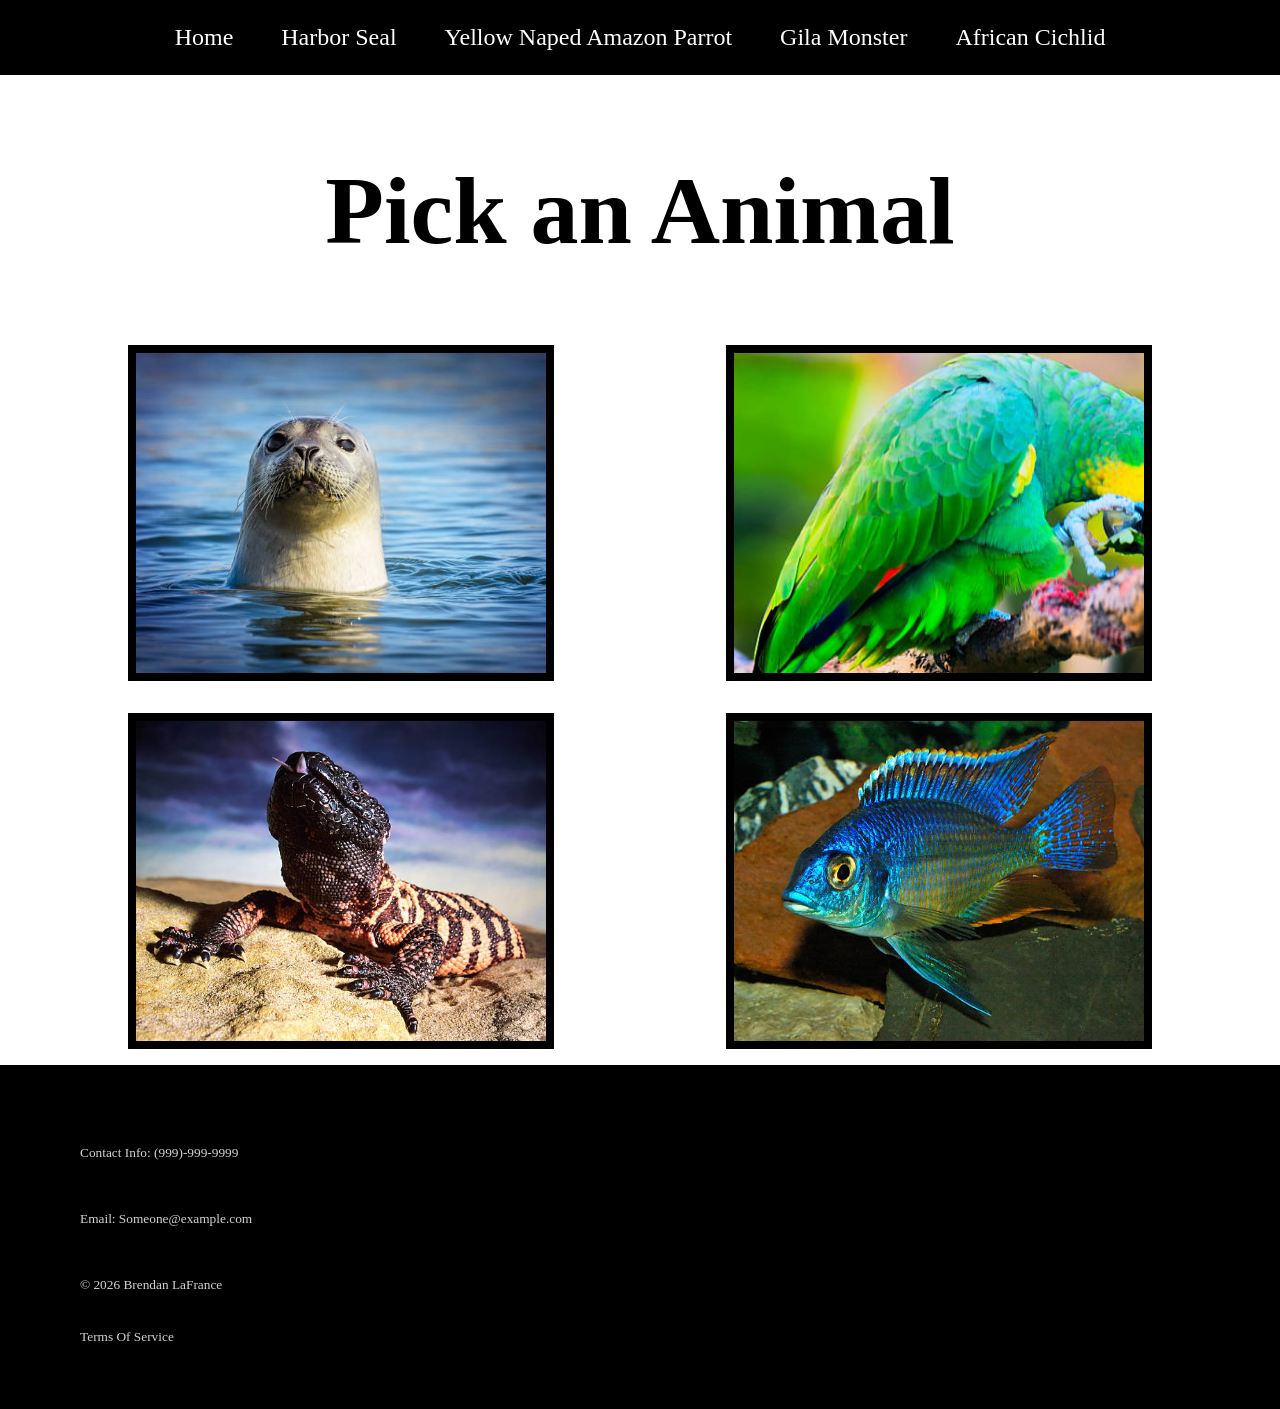
<file: index.html>
<!DOCTYPE html>
<html lang="en">
<head>
    <meta charset="UTF-8">
    <meta name="viewport" content="width=device-width, initial-scale=1.0">
    <title>FCZ Animal Descriptions</title>
    <link rel="stylesheet" href="style/homepage.css">
</head>
<body>
    <header>
        <nav id="main-nav" role="main-nav">
            <a href="index.html" class="nav-button">Home</a>
            <a href="HarborSeal.html" class="nav-button">Harbor Seal</a>
            <a href="YellowNapedAmazonParrot.html" class="nav-button">Yellow Naped Amazon Parrot</a>
            <a href="GilaMonster.html" class="nav-button">Gila Monster</a>
            <a href="AfricanCichlid.html" class="nav-button">African Cichlid</a>
        </nav>
    </header>
    
    <section id="dossier-cards">
        <h1>Pick an Animal</h1>
        <div class="flex">
            <a href="HarborSeal.html" class="card Seal">
                <section class="content">
                    <h3>Harbor Seal</h3>
                    <p>Harbor Seals are amazing creatures, living on the coasts and chillin like a villan</p>
                </section>
            </a>
            <a href="YellowNapedAmazonParrot.html" class="card parrot">
                <section class="content">
                    <h3>Yellow Naped Amazon Parrot</h3>
                    <p>Are Yellow Naped Parrots going extinct!!! Click here to find more information about these birds</p>
                </section>
            </a>
            <a href="GilaMonster.html" class="card GilaMonster">
                <section class="content">
                    <h3>Gila Monster</h3>
                    <p>Gila Monsters are peculiar creatures.  Often living in deserts, they are hard to track</p>
                </section>
            </a>
            <a href="images/African-Cichlid.jpg" class="card African-Cichlid">
                <section class="content">
                    <h3>African Cichlid</h3>
                    <p>Fish are awesome!!!  Click here to learn more about the Chiclid</p>
                </section>
            </a>
        </div>
    </section>


    <footer>
        <small>Contact Info: (999)-999-9999</small>
        <br>
        <small>Email: Someone@example.com</small>
        <br>
        <small>&copy; 2026 Brendan LaFrance</small>
        <br>
        <a href="TermsOfService.html"><small id="Terms-Of-Service">Terms Of Service</small></a>
    </footer>
</body>
</html>
</file>
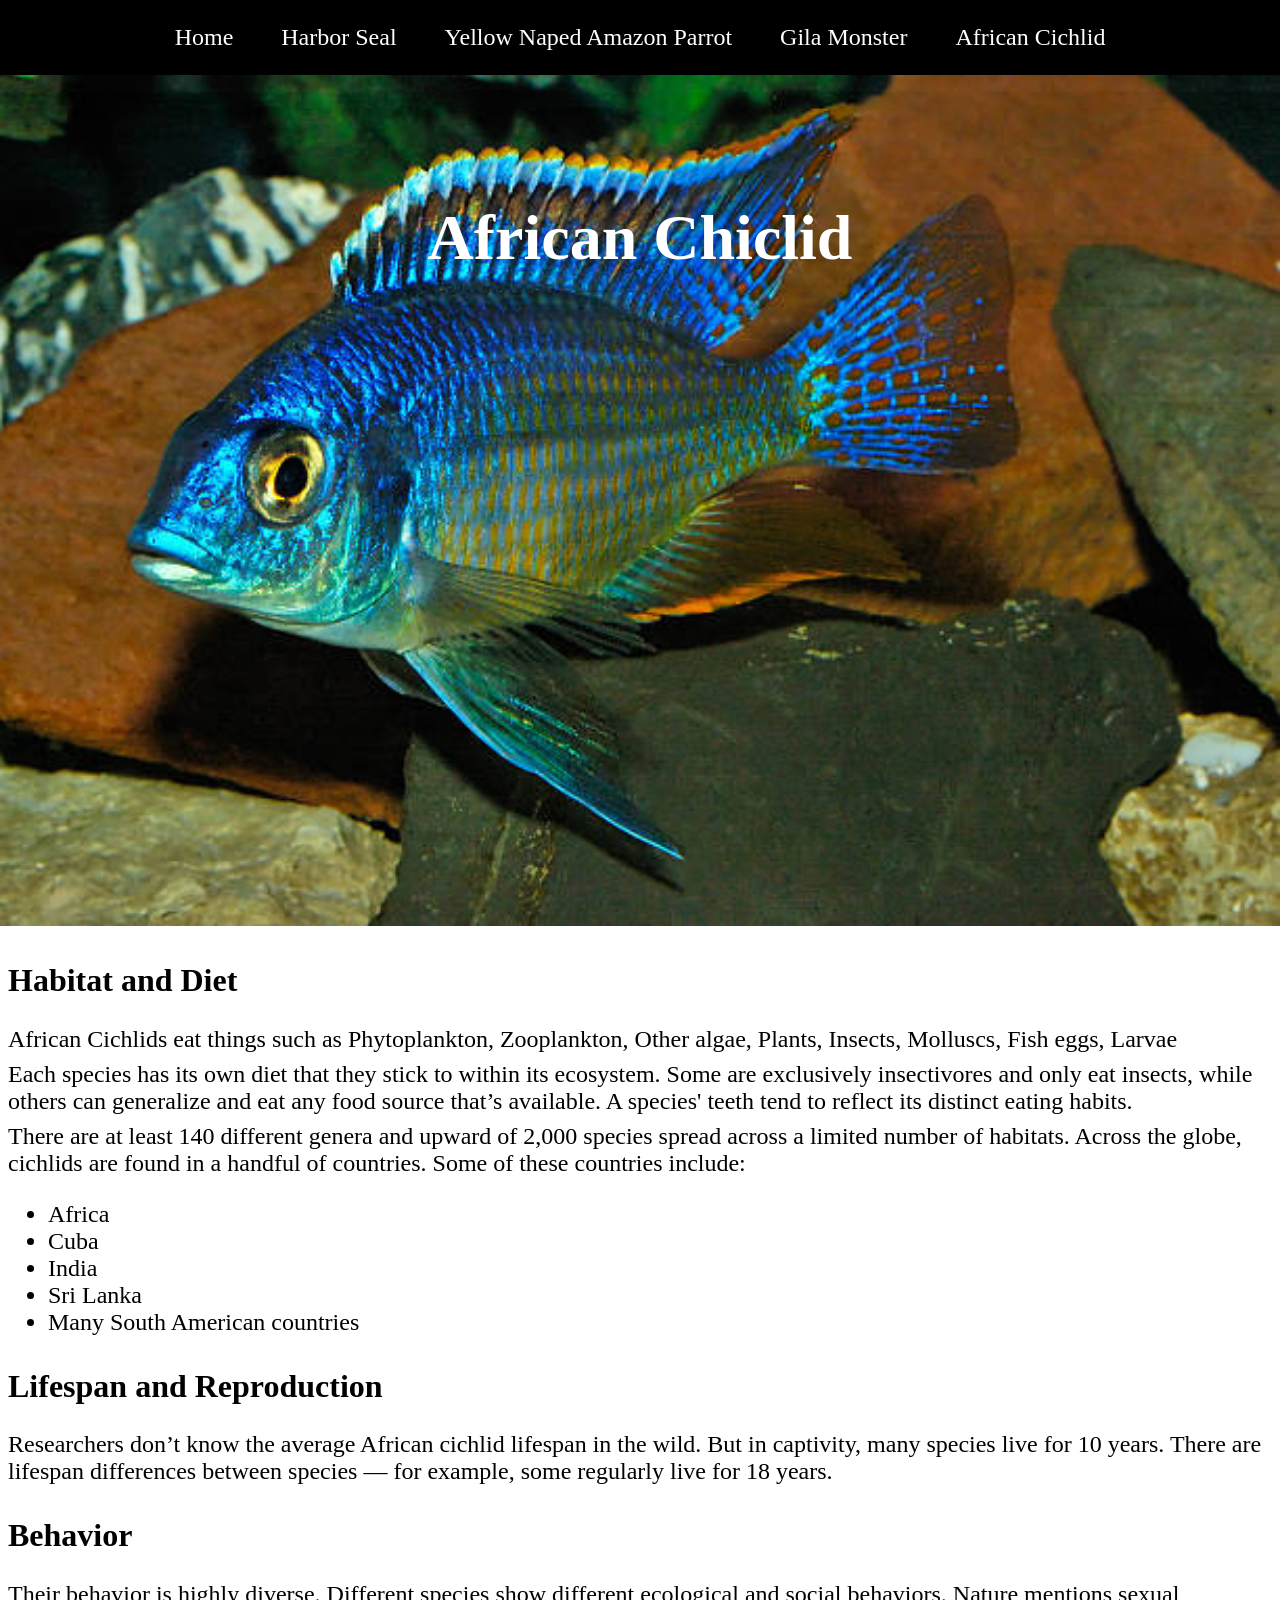
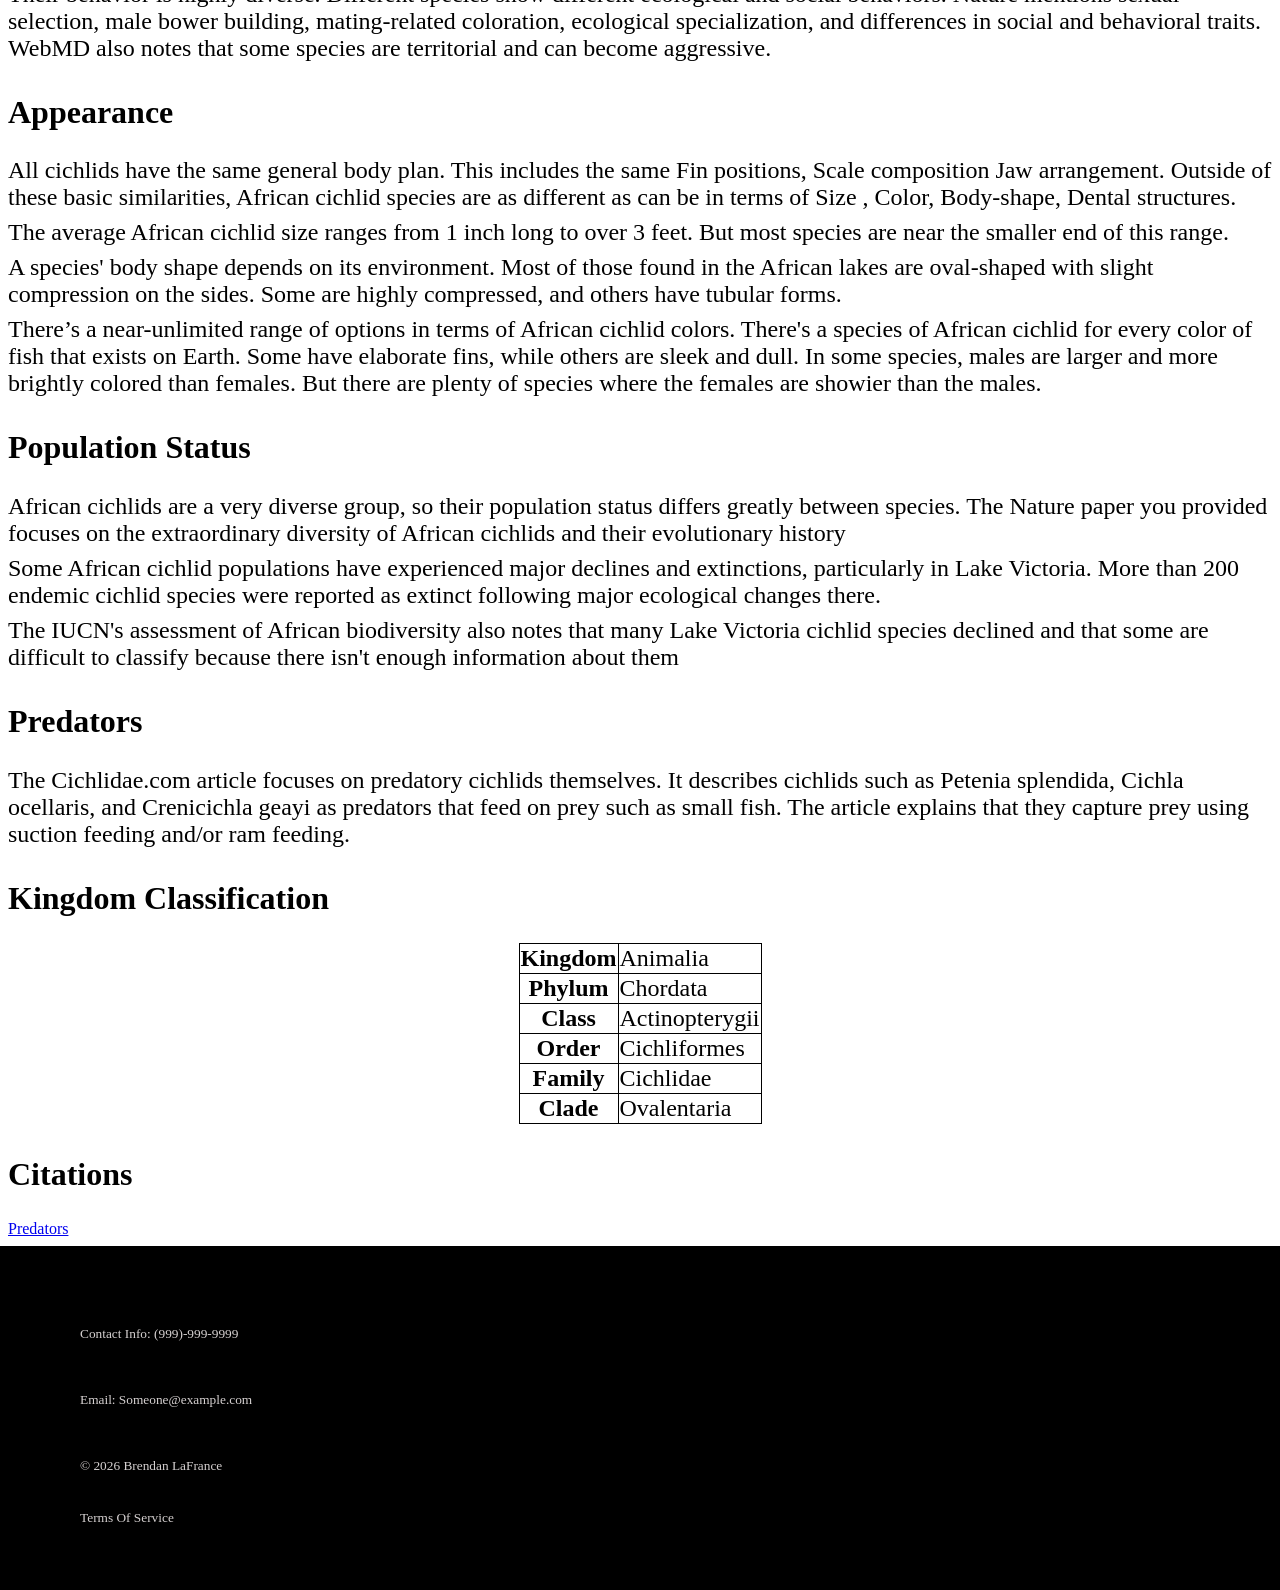
<file: AfricanCichlid.html>
<!DOCTYPE html>
<html lang="en">
<head>
    <meta charset="UTF-8">
    <meta name="viewport" content="width=device-width, initial-scale=1.0">
    <title>African Cichlid</title>
    <link rel="stylesheet" href="style/AfricanCichlid.css">
</head>
<body>
    <header>
        <nav id="main-nav" role="nav">
            <a href="index.html">Home</a>
            <a href="HarborSeal.html">Harbor Seal</a>
            <a href="YellowNapedAmazonParrot.html">Yellow Naped Amazon Parrot</a>
            <a href="GilaMonster.html">Gila Monster</a>
            <a href="AfricanCichlid.html">African Cichlid</a>
        </nav>
        <img src="images/African-Cichlid.jpg" alt="Picture of an African Cichlid">
        <h1>African Chiclid</h1>
    </header>

    <section id="Habitat-and-Diet">
        <h2>Habitat and Diet</h2>
        <p>
            African Cichlids eat things such as Phytoplankton, Zooplankton, Other algae, Plants, Insects, Molluscs, Fish eggs, Larvae
        </p>
        <p>
            Each species has its own diet that they stick to within its ecosystem. Some are exclusively insectivores and only eat insects, while others can generalize and eat any food source that’s 
            available. A species' teeth tend to reflect its distinct eating habits.
        </p>
        <p>
            There are at least 140 different genera and upward of 2,000 species spread across a limited number of habitats. Across the globe, cichlids are found in a handful of countries.
            Some of these countries include:
        </p>
        <ul id="Habitat-list">
            <li>Africa</li>
            <li>Cuba</li>
            <li>India</li>
            <li>Sri Lanka</li>
            <li>Many South American countries</li>
        </ul>
    </section>
    <section id="Lifespan-and-reproduction">
        <h2>Lifespan and Reproduction</h2>
        <p>Researchers don’t know the average African cichlid lifespan in the wild. But in captivity, many species live for 10 years. There are lifespan differences between species — for example, some regularly live for 18 years.</p>
    </section>
    <section id="Behavior">
        <h2>Behavior</h2>
        <p>
            Their behavior is highly diverse. Different species show different ecological and social behaviors. Nature mentions sexual selection, male bower building, mating-related coloration, 
            ecological specialization, and differences in social and behavioral traits. WebMD also notes that some species are territorial and can become aggressive.
        </p>
    </section>
    <section id="Appearance">
        <h2>Appearance</h2>
        <p>
            All cichlids have the same general body plan. This includes the same Fin positions, Scale composition Jaw arrangement. Outside of these basic similarities, African cichlid species are as different as can be in terms of Size , 
            Color, Body-shape, Dental structures.
        </p>
        <p>
            The average African cichlid size ranges from 1 inch long to over 3 feet. But most species are near the smaller end of this range. 
        </p>
        <p>
            A species' body shape depends on its environment. Most of those found in the African lakes are oval-shaped with slight compression on the sides. Some are highly compressed, and others have tubular forms. 
        </p>
        <p>
            There’s a near-unlimited range of options in terms of African cichlid colors. There's a species of African cichlid for every color of fish that exists on Earth. Some have elaborate fins, while others are sleek and dull.
            In some species, males are larger and more brightly colored than females. But there are plenty of species where the females are showier than the males. 
        </p>
    </section>
    <section id="Population-status">
        <h2>Population Status</h2>
        <p>African cichlids are a very diverse group, so their population status differs greatly between species. The Nature paper you provided focuses on the extraordinary diversity of African cichlids and their evolutionary history</p>
        <p>
            Some African cichlid populations have experienced major declines and extinctions, particularly in Lake Victoria. More than 200 endemic cichlid species were reported as extinct following major ecological changes there. 
        </p>
        <p>
            The IUCN's assessment of African biodiversity also notes that many Lake Victoria cichlid species declined and that some are difficult to classify because there isn't enough information about them
        </p>
    </section>
    <section id="Predators">
        <h2>Predators</h2>
        <p>
            The Cichlidae.com article focuses on predatory cichlids themselves. It describes cichlids such as Petenia splendida, Cichla ocellaris, and Crenicichla geayi as predators that feed on prey such as small fish. 
            The article explains that they capture prey using suction feeding and/or ram feeding.
        </p>
    </section>
    <section id="Kingdom">
        <h2>Kingdom Classification</h2>
        <table id="Scientific-Classification">
            <tbody>
                <tr>
                    <th><b>Kingdom</b></th> <td>Animalia</td>
                </tr>
                <tr>
                    <th><b>Phylum</b></th>   <td>Chordata</td>
                </tr>
                <tr>
                    <th><b>Class</b></th>   <td>Actinopterygii</td>
                </tr>
                <tr>
                    <th><b>Order</b></th>   <td>Cichliformes</td>
                </tr>
                <tr>
                    <th><b>Family</b></th>   <td>Cichlidae</td>
                </tr>
                <tr>
                    <th><b>Clade</b></th>   <td>Ovalentaria</td>
                </tr>
            </tbody>
        </table>
    </section>

    <section id="Citations">
        <h2>Citations</h2>
        <a href="https://www.nature.com/articles/nature13726"></a>
        <a href="https://www.webmd.com/pets/what-to-know-about-african-cichlids"></a>
        <a href="https://cichlidae.com/article.php?id=1q31m-zMZc6WOXJYdn12oA&srsltid=AU7gw4WLnluZu1Ht_-1zYMYZSqJ02pu370eD5EUzKeYHitijVIxmPGsR">Predators</a>
    </section>


    <footer>
        <small>Contact Info: (999)-999-9999</small>
        <br>
        <small>Email: Someone@example.com</small>
        <br>
        <small>&copy; 2026 Brendan LaFrance</small>
        <br>
        <a href="TermsOfService.html"><small id="Terms-Of-Service">Terms Of Service</small></a>
    </footer>
</body>
</html>
</file>
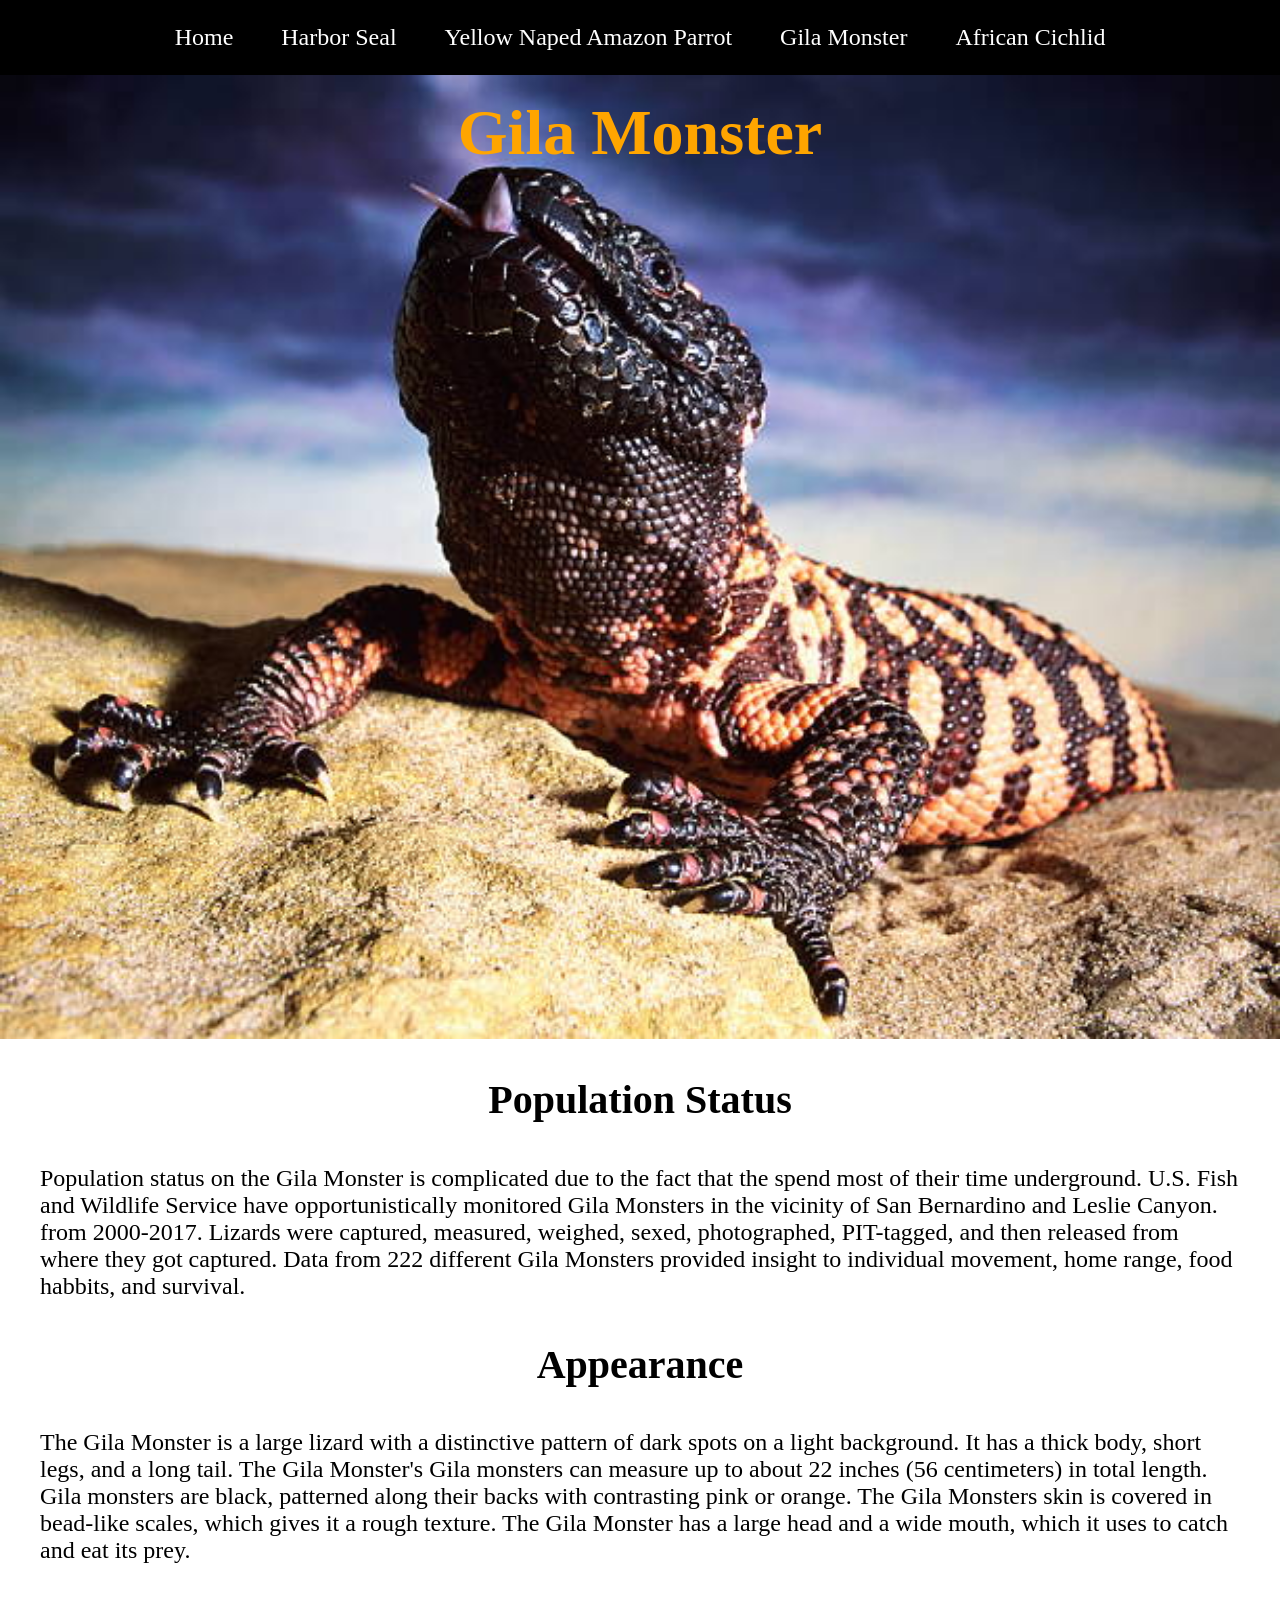
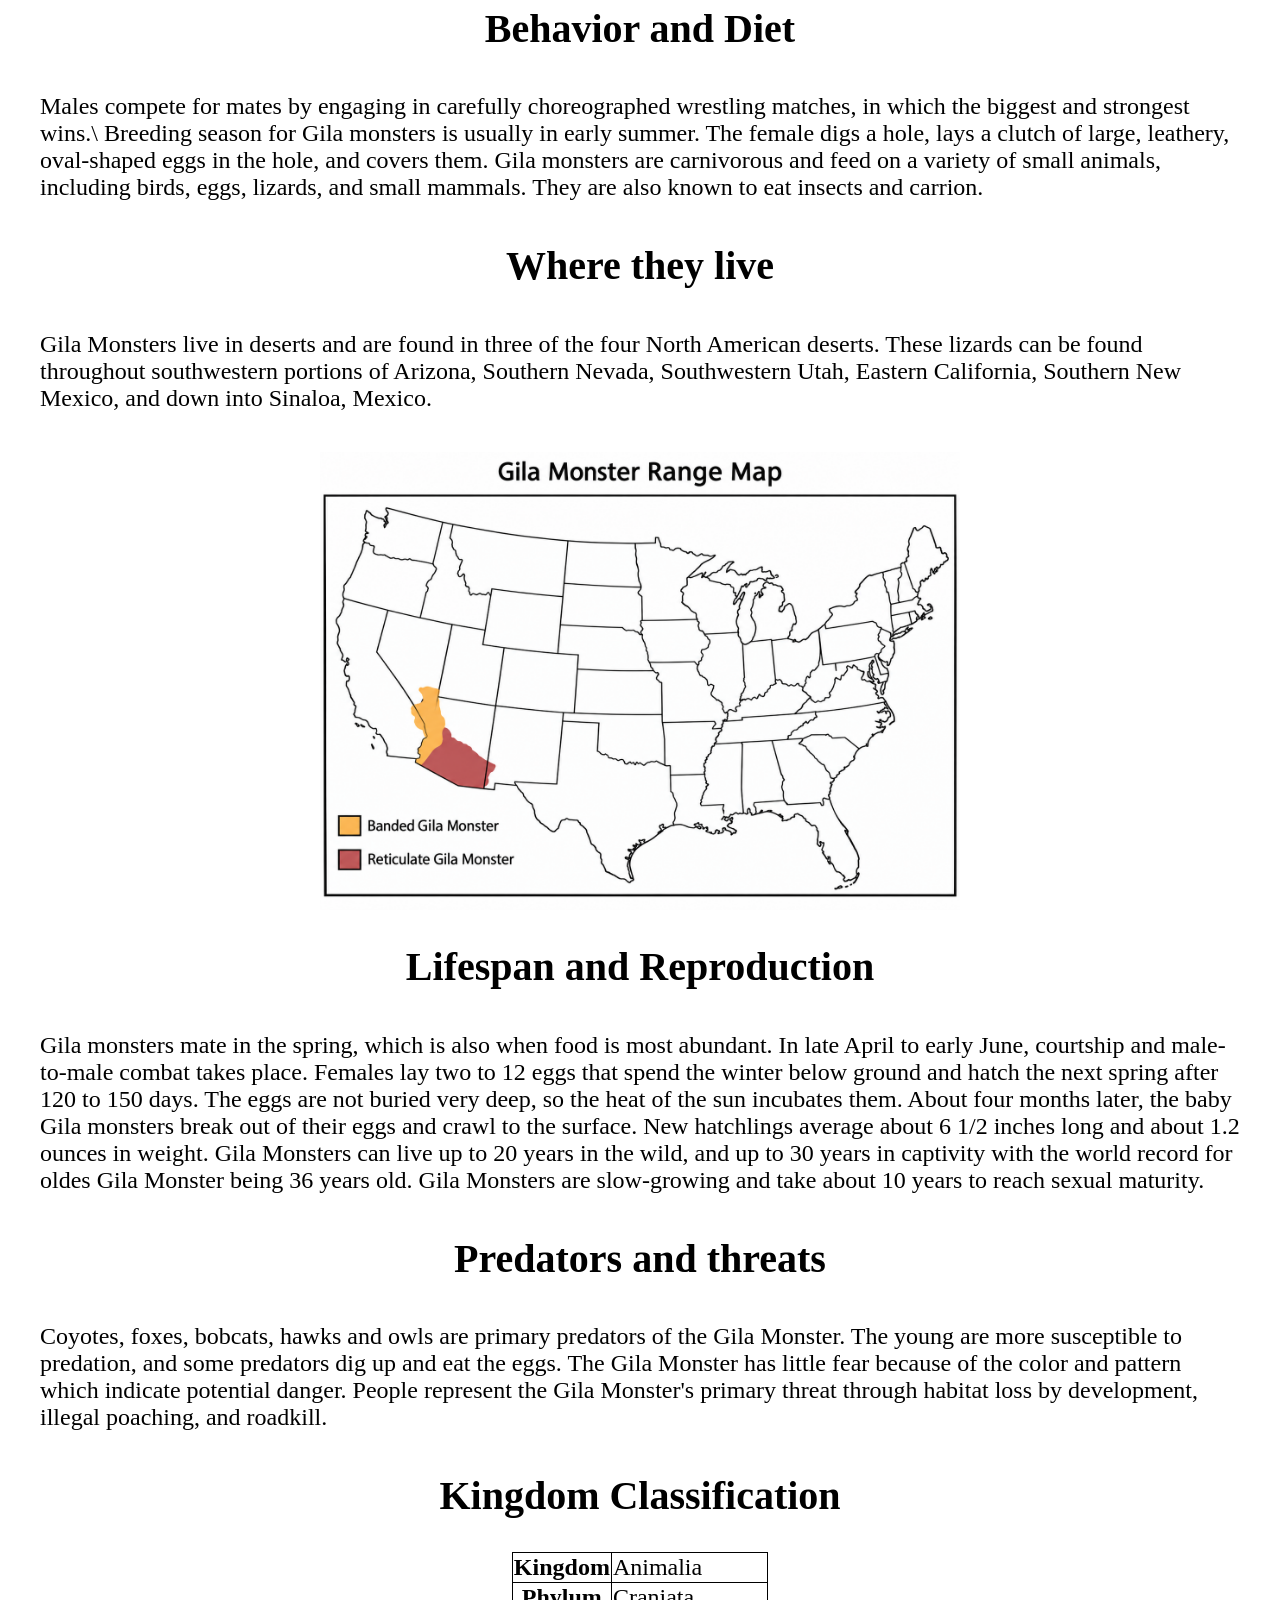
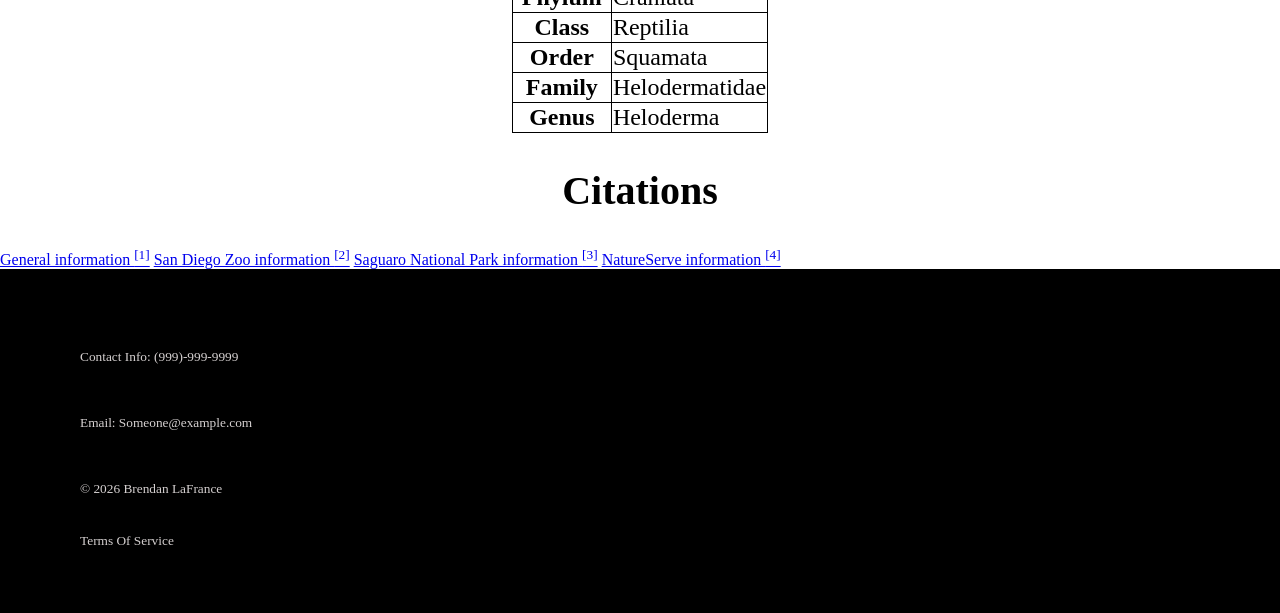
<file: GilaMonster.html>
<!DOCTYPE html>
<html lang="en">
<head>
    <meta charset="UTF-8">
    <meta name="viewport" content="width=device-width, initial-scale=1.0">
    <title>Gila Monster</title>
    <link rel="stylesheet" href="style/GilaMonster.css">
</head>
<body>
    <header>
        <nav id="main-nav" role="nav">
            <a href="index.html">Home</a>
            <a href="HarborSeal.html">Harbor Seal</a>
            <a href="YellowNapedAmazonParrot.html">Yellow Naped Amazon Parrot</a>
            <a href="GilaMonster.html">Gila Monster</a>
            <a href="AfricanCichlid.html">African Cichlid</a>
        </nav>
        <img src="images/Gila-Monster.jpg" alt="Picture of a Gila Monster with a black head, and orange body sitting on a sand dune" id="GilaMonster">
    </header>

    <h1>Gila Monster</h1>
    <section id="population-status">
        <h2>Population Status</h2>
        <p>
            Population status on the Gila Monster is complicated due to the fact that the spend most of their time underground.
            U.S. Fish and Wildlife Service have opportunistically monitored Gila Monsters in the vicinity of San Bernardino and Leslie Canyon.
            from 2000-2017. Lizards were captured, measured, weighed, sexed, photographed, PIT-tagged, and then released from where they got captured.
            Data from 222 different Gila Monsters provided insight to individual movement, home range, food habbits, and survival.  
        </p>
    </section>
    <section id="Appearance">
        <h2>Appearance</h2>
        <p>
            The Gila Monster is a large lizard with a distinctive pattern of dark spots on a light background. It has a thick body, short legs, and a long tail.
            The Gila Monster's Gila monsters can measure up to about 22 inches (56 centimeters) in total length.
            Gila monsters are black, patterned along their backs with contrasting pink or orange.  The Gila Monsters skin is covered in bead-like scales, which gives it a rough texture.  
            The Gila Monster has a large head and a wide mouth, which it uses to catch and eat its prey.
        </p>
    </section>
    <section id="Behavior-and-Diet">
        <h2>Behavior and Diet</h2>
        <p>
            Males compete for mates by engaging in carefully choreographed wrestling matches, in which the biggest and strongest wins.\
            Breeding season for Gila monsters is usually in early summer. The female digs a hole, lays a clutch of large, leathery, oval-shaped eggs in the hole, and covers them.
            Gila monsters are carnivorous and feed on a variety of small animals, including birds, eggs, lizards, and small mammals. They are also known to eat insects and carrion.
        </p>
    </section>
    <section id="Location">
        <h2>Where they live</h2>
        <p>
            Gila Monsters live in deserts and are found in three of the four North American deserts.
            These lizards can be found throughout southwestern portions of Arizona, Southern Nevada, Southwestern 
            Utah, Eastern California, Southern New Mexico, and down into Sinaloa, Mexico. 
        </p>
            <img src="images/GilaMonsterRange.png" alt="Gila Monster Range" id="GilaMonsterRange">
    </section>
    <section id="Lifespan-and-Reproduction">
        <h2>Lifespan and Reproduction</h2>
        <p>
            Gila monsters mate in the spring, which is also when food is most abundant. In late April to early June, courtship and male-to-male combat takes place. 
            Females lay two to 12 eggs that spend the winter below ground and hatch the next spring after 120 to 150 days. The eggs are not buried very deep, so the heat of the sun incubates them. 
            About four months later, the baby Gila monsters break out of their eggs and crawl to the surface.
            New hatchlings average about 6 1/2 inches long and about 1.2 ounces in weight.  Gila Monsters can live up to 20 years in the wild, and up to 30 years in captivity
            with the world record for oldes Gila Monster being 36 years old. Gila Monsters are slow-growing and take about 10 years to reach sexual maturity.
        </p>
    </section>
    <section id="Predators">
        <h2>Predators and threats</h2>
        <p>
            Coyotes, foxes, bobcats, hawks and owls are primary predators of the Gila Monster.  The young are more susceptible to predation,
            and some predators dig up and eat the eggs.  The Gila Monster has little fear because of the color and pattern which indicate potential danger. 
            People represent the Gila Monster's primary threat through habitat loss by development, illegal poaching, and roadkill.
        </p>
    </section>

    <section id="Kingdom">
        <h2>Kingdom Classification</h2>
        <table id="Scientific-Classification">
            <tbody>
                <tr>
                    <th><b>Kingdom</b></th> <td>Animalia</td>
                </tr>
                <tr>
                    <th><b>Phylum</b></th>   <td>Craniata</td>
                </tr>
                <tr>
                    <th><b>Class</b></th>   <td>Reptilia</td>
                </tr>
                <tr>
                    <th><b>Order</b></th>   <td>Squamata</td>
                </tr>
                <tr>
                    <th><b>Family</b></th>   <td>Helodermatidae</td>
                </tr>
                <tr>
                    <th><b>Genus</b></th>   <td>Heloderma</td>
                </tr>
            </tbody>
        </table>
    </section>

    <section id="Citations">
        <h2>Citations</h2>
        <a href="https://www.nationalzoo.si.edu/animals/gila-monster">General information <sup>[1]</sup></a>
        <a href="https://animals.sandiegozoo.org/animals/gila-monster">San Diego Zoo information <sup>[2]</sup></a>
        <a href="https://www.nps.gov/sagu/learn/nature/gila-monster.htm">Saguaro National Park information <sup>[3]</sup></a>
        <a href="https://explorer.natureserve.org/Taxon/ELEMENT_GLOBAL.2.103164/Heloderma_suspectum">NatureServe information <sup>[4]</sup></a>
    </section>

    <footer>
        <small>Contact Info: (999)-999-9999</small>
        <br>
        <small>Email: Someone@example.com</small>
        <br>
        <small>&copy; 2026 Brendan LaFrance</small>
        <br>
        <a href="TermsOfService.html"><small id="Terms-Of-Service">Terms Of Service</small></a>
    </footer>
</body>
</html>
</file>
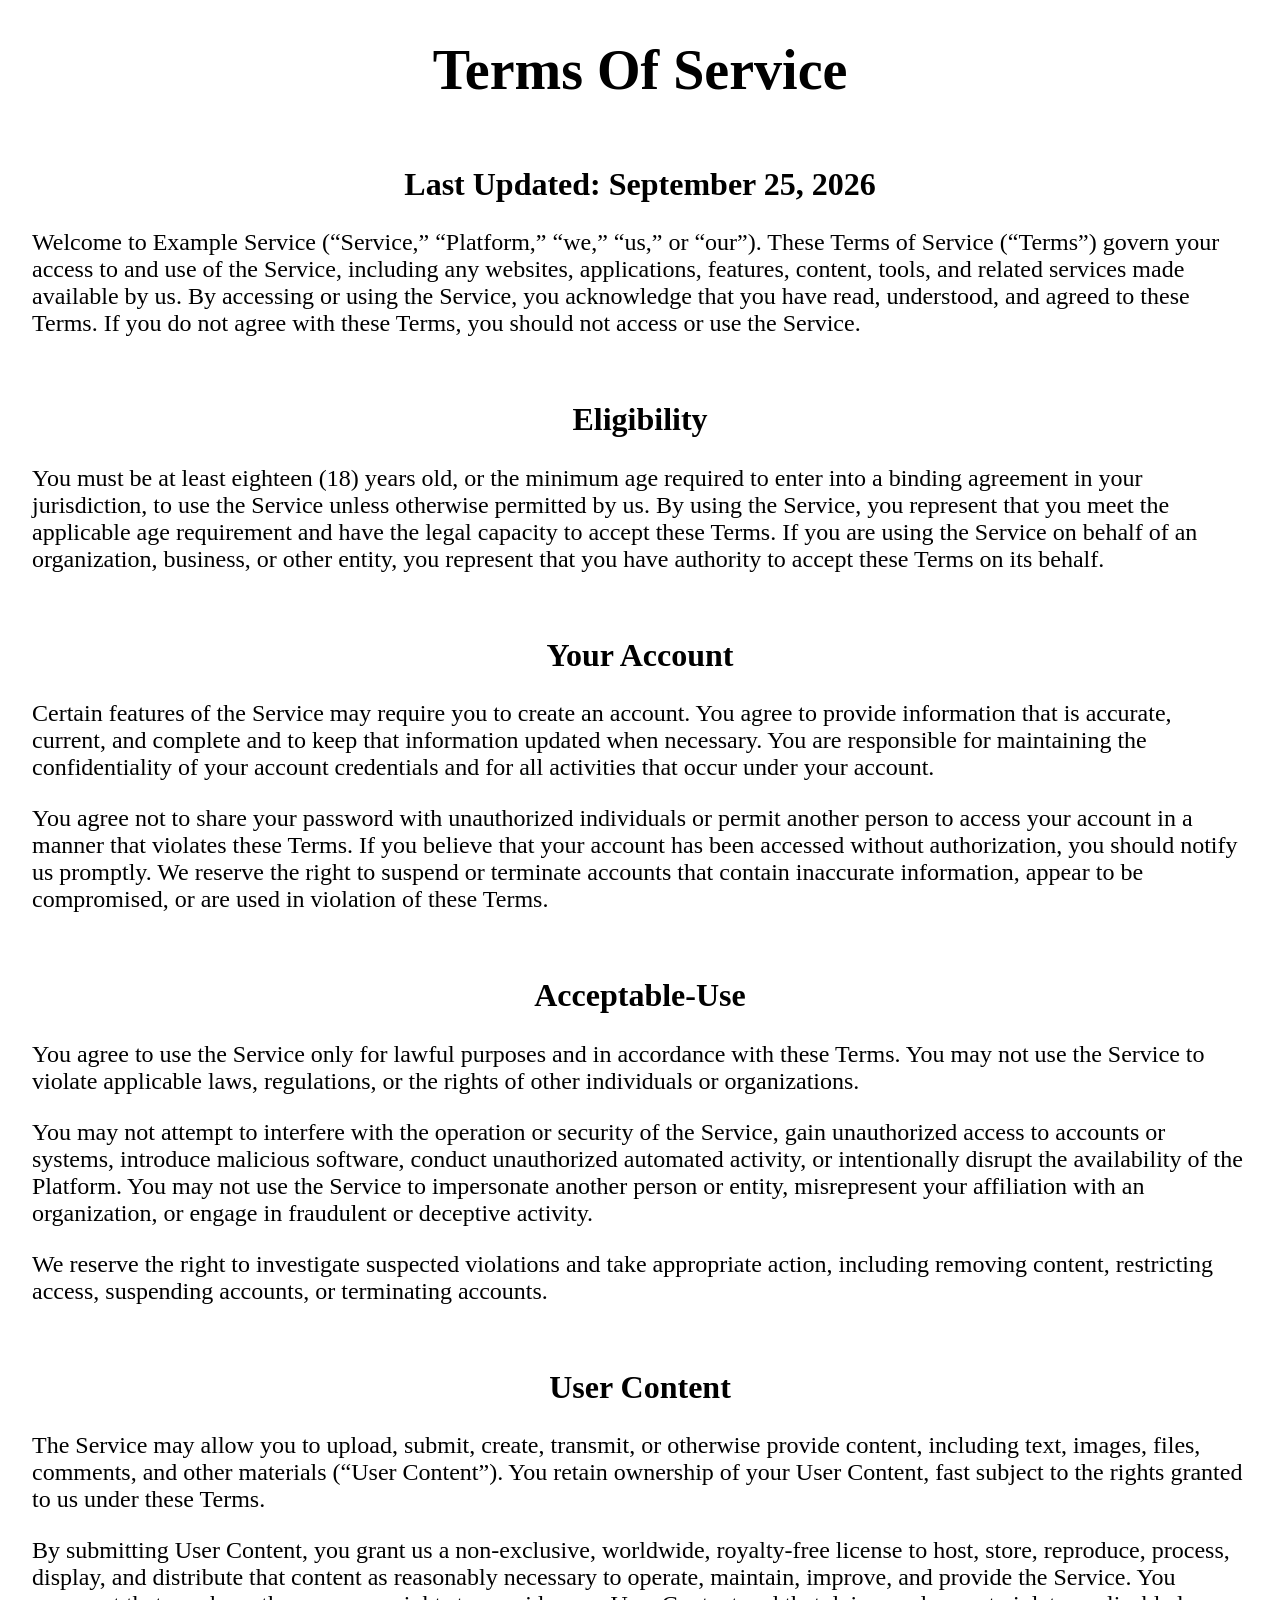
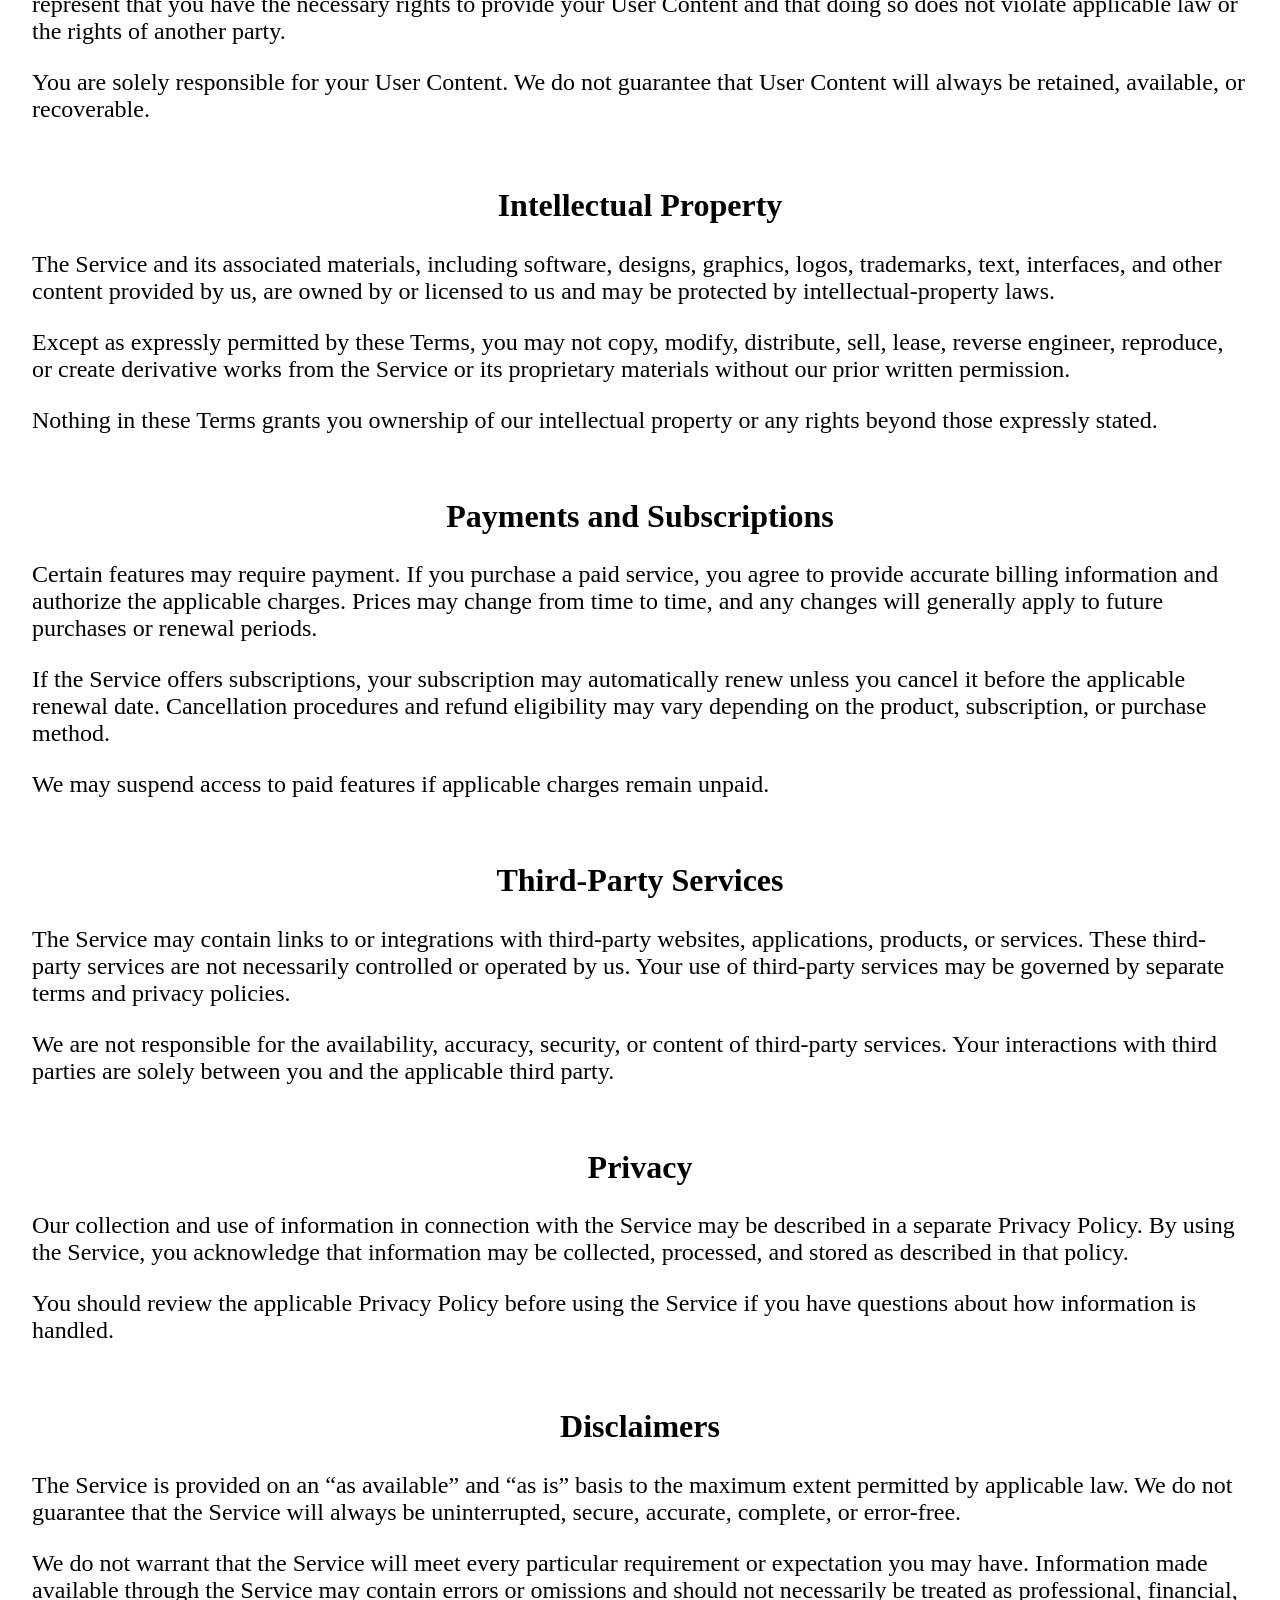
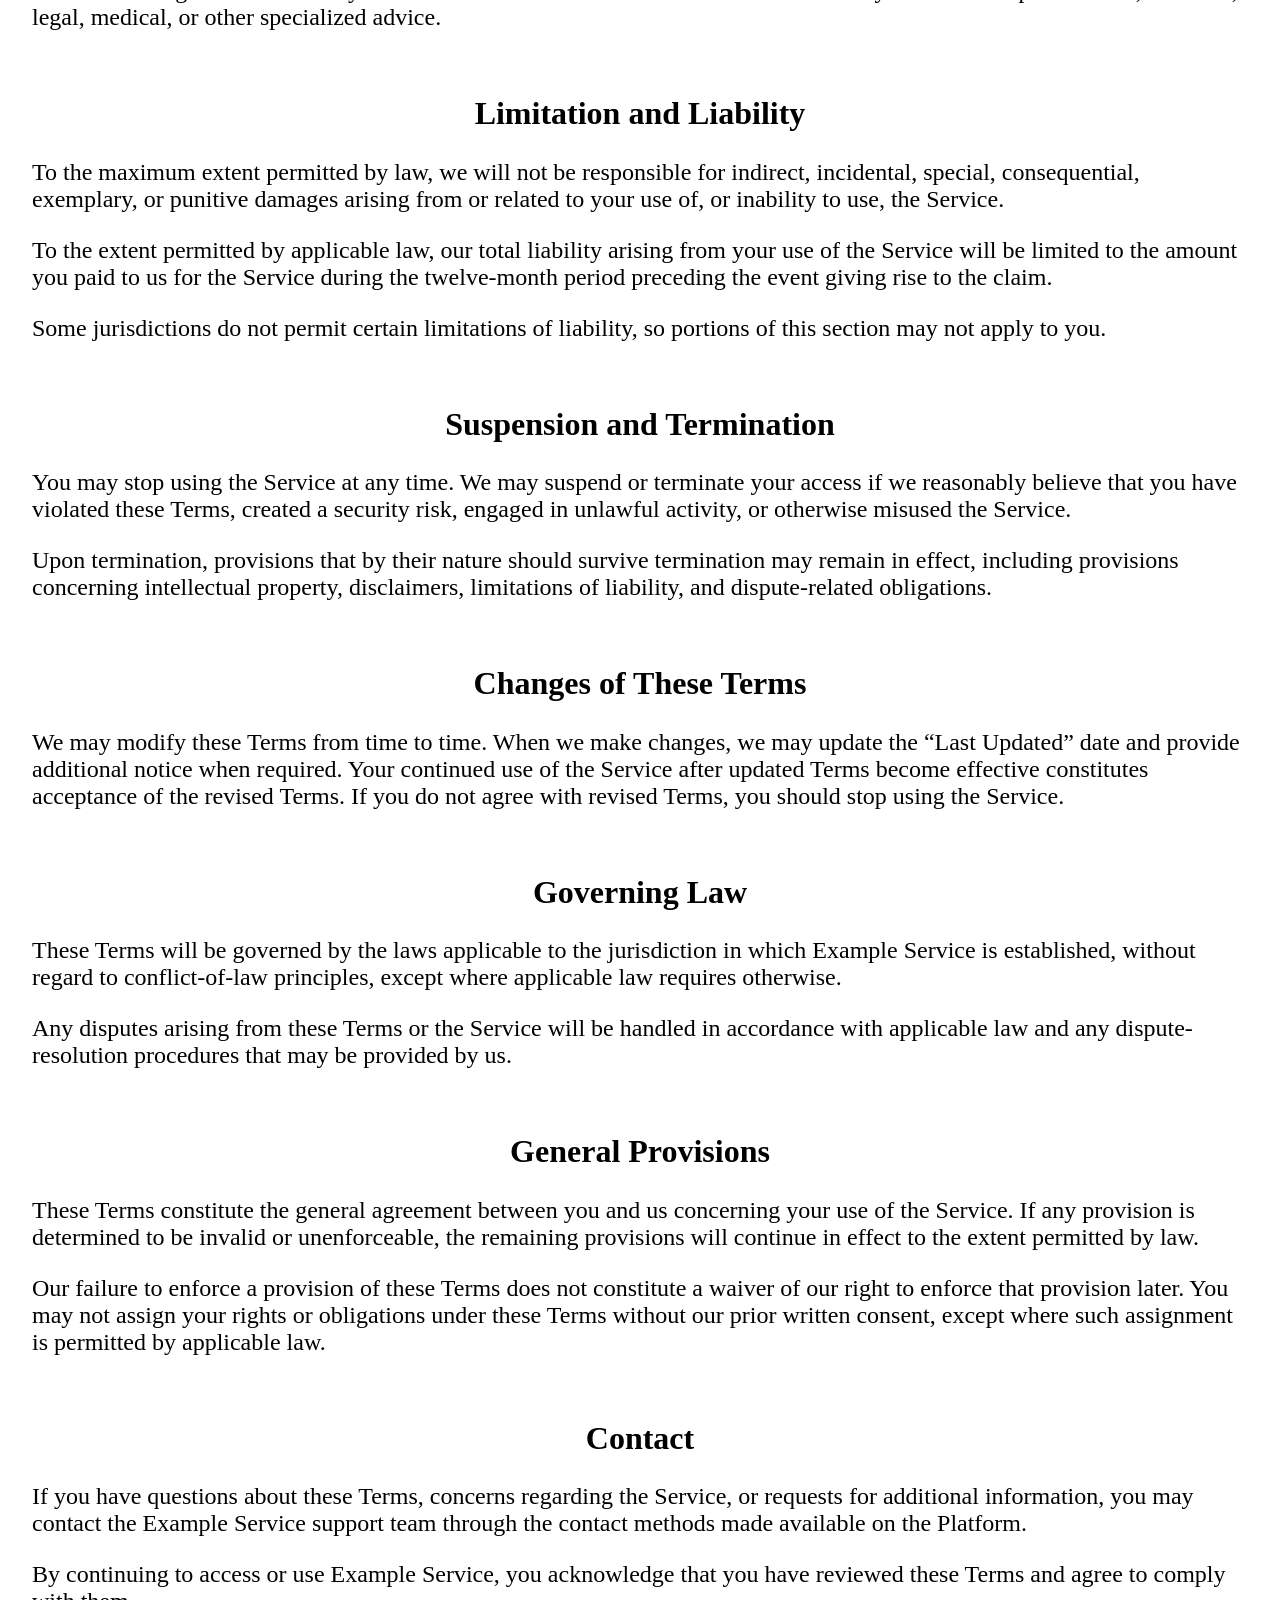
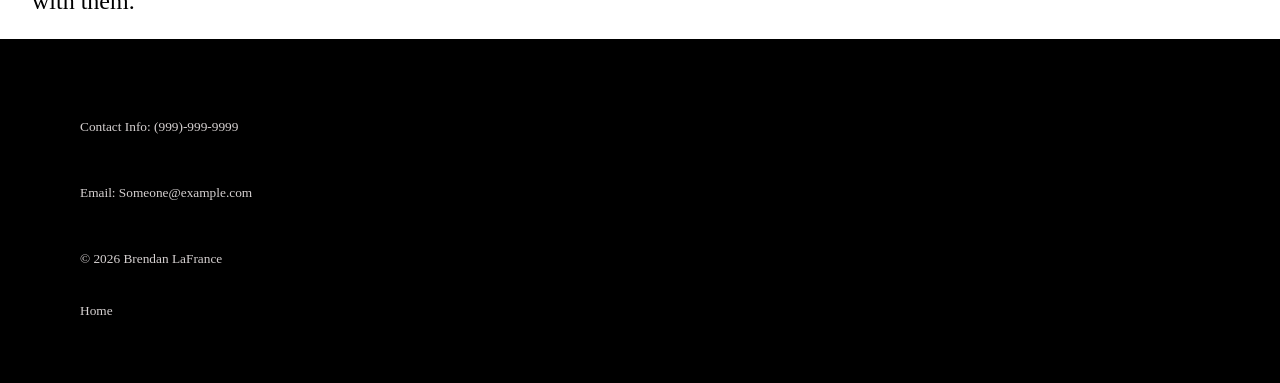
<file: TermsOfService.html>
<!DOCTYPE html>
<html lang="en">
<head>
    <meta charset="UTF-8">
    <meta name="viewport" content="width=device-width, initial-scale=1.0">
    <title>Terms Of Service</title>
    <link rel="stylesheet" href="style/TermsOfService.css">
</head>
<body>
    <header>

    </header>
    <h1>Terms Of Service</h1>
    <section id="Last-Updated">
        <h2>Last Updated: September 25, 2026</h2>
        <p>
            Welcome to Example Service (“Service,” “Platform,” “we,” “us,” or “our”). These Terms of Service (“Terms”) govern your access to and use of the Service, including any websites, applications, features, content, tools, and related services made available by us. By accessing or using the Service, you acknowledge that you have read, understood, and agreed to these Terms. If you do not agree with these Terms, you should not access or use the Service.
        </p>
    </section>

    <section id="Eligibility">
        <h2>Eligibility</h2>
        <p>
            You must be at least eighteen (18) years old, or the minimum age required to enter into a binding agreement in your jurisdiction, to use the Service unless otherwise permitted by us. 
            By using the Service, you represent that you meet the applicable age requirement and have the legal capacity to accept these Terms. If you are using the Service on behalf of an organization, 
            business, or other entity, you represent that you have authority to accept these Terms on its behalf.
        </p>
    </section>
        <section id="Your-Account">
            <h2>Your Account</h2>
            <p>
                Certain features of the Service may require you to create an account. You agree to provide information that is accurate, current, and complete and to keep that information updated when necessary. 
                You are responsible for maintaining the confidentiality of your account credentials and for all activities that occur under your account.
            </p>
            <p>
                You agree not to share your password with unauthorized individuals or permit another person to access your account in a manner that violates these Terms. 
                If you believe that your account has been accessed without authorization, you should notify us promptly. We reserve the right to suspend or terminate accounts that contain inaccurate information, 
                appear to be compromised, or are used in violation of these Terms.
            </p>
        </section>
        <section id="Acceptable-Use">
            <h2>Acceptable-Use</h2>
            <p>
                You agree to use the Service only for lawful purposes and in accordance with these Terms. You may not use the Service to violate applicable laws, regulations, or the rights of other individuals or organizations.
            </p>
            <p>
                You may not attempt to interfere with the operation or security of the Service, gain unauthorized access to accounts or systems, introduce malicious software, 
                conduct unauthorized automated activity, or intentionally disrupt the availability of the Platform. You may not use the Service to impersonate another person or entity, 
                misrepresent your affiliation with an organization, or engage in fraudulent or deceptive activity.
            </p>
            <p>
                We reserve the right to investigate suspected violations and take appropriate action, including removing content, restricting access, suspending accounts, or terminating accounts.
            </p>
        </section>
        <section id="User-Content">
            <h2>User Content</h2>
            <p>
                The Service may allow you to upload, submit, create, transmit, or otherwise provide content, including text, images, files, comments, and other materials (“User Content”). 
                You retain ownership of your User Content, <a href="Test.html" id="SECRET">fast</a> subject to the rights granted to us under these Terms.
            </p>
            <p>
                By submitting User Content, you grant us a non-exclusive, worldwide, royalty-free license to host, store, reproduce, process, display, and distribute that content as reasonably necessary to operate, 
                maintain, improve, and provide the Service. You represent that you have the necessary rights to provide your User Content and that doing so does not violate applicable law or the rights of another party.
            </p>
            <p>
                You are solely responsible for your User Content. We do not guarantee that User Content will always be retained, available, or recoverable.
            </p>
        </section>
        <section id="Intellectual-Property">
            <h2>Intellectual Property</h2>
            <p>
                The Service and its associated materials, including software, designs, graphics, logos, trademarks, text, interfaces, and other content provided by us, are owned by or licensed to us and may be 
                protected by intellectual-property laws.
            </p>
            <p>
                Except as expressly permitted by these Terms, you may not copy, modify, distribute, sell, lease, reverse engineer, reproduce, 
                or create derivative works from the Service or its proprietary materials without our prior written permission.
            </p>
            <p>
                Nothing in these Terms grants you ownership of our intellectual property or any rights beyond those expressly stated.
            </p>
        </section>
        <section id="Payments-and-Subscriptions">
            <h2>Payments and Subscriptions</h2>
            <p>
                Certain features may require payment. If you purchase a paid service, you agree to provide accurate billing information and authorize the applicable charges. 
                Prices may change from time to time, and any changes will generally apply to future purchases or renewal periods.
            </p>
            <p>
                If the Service offers subscriptions, your subscription may automatically renew unless you cancel it before the applicable renewal date. 
                Cancellation procedures and refund eligibility may vary depending on the product, subscription, or purchase method.
            </p>
            <p>
                We may suspend access to paid features if applicable charges remain unpaid.
            </p>
        </section>
        <section id="Third-Party-Services">
            <h2>Third-Party Services</h2>
            <p>
                The Service may contain links to or integrations with third-party websites, applications, products, or services. These third-party services are not necessarily controlled or operated by us. 
                Your use of third-party services may be governed by separate terms and privacy policies.
            </p>
            <p>
                We are not responsible for the availability, accuracy, security, or content of third-party services. Your interactions with third parties are solely between you and the applicable third party.
            </p>
        </section>
        <section id="Privacy">
            <h2>Privacy</h2>
            <p>
                Our collection and use of information in connection with the Service may be described in a separate Privacy Policy. By using the Service, you acknowledge that information may be collected, processed, 
                and stored as described in that policy.
            </p>
            <p>
                You should review the applicable Privacy Policy before using the Service if you have questions about how information is handled.
            </p>
        </section>
        <section id="Disclaimers">
            <h2>Disclaimers</h2>
            <p>
                The Service is provided on an “as available” and “as is” basis to the maximum extent permitted by applicable law. We do not guarantee that the Service will always be uninterrupted, 
                secure, accurate, complete, or error-free.
            </p>
            <p>
                We do not warrant that the Service will meet every particular requirement or expectation you may have. Information made available through the Service may contain errors or 
                omissions and should not necessarily be treated as professional, financial, legal, medical, or other specialized advice.
            </p>
        </section>
        <section id="Limitation-and-Liability">
            <h2>Limitation and Liability</h2>
            <p>
                To the maximum extent permitted by law, we will not be responsible for indirect, incidental, special, consequential, exemplary, or punitive damages arising from or related to your use of, 
                or inability to use, the Service.
            </p>
            <p>
                To the extent permitted by applicable law, our total liability arising from your use of the Service will be limited to the amount you paid to us for the Service during the twelve-month 
                period preceding the event giving rise to the claim.
            </p>
            <p>
                Some jurisdictions do not permit certain limitations of liability, so portions of this section may not apply to you.
            </p>
        </section>
        <section id="Suspension-and-Termination">
            <h2>Suspension and Termination</h2>
            <p>
                You may stop using the Service at any time. We may suspend or terminate your access if we reasonably believe that you have violated these Terms, created a security risk, 
                engaged in unlawful activity, or otherwise misused the Service.
            </p>
            <p>
                Upon termination, provisions that by their nature should survive termination may remain in effect, including provisions concerning intellectual property, disclaimers, limitations of liability, 
                and dispute-related obligations.
            </p>
        </section>
        <section id="Changes-of-terms">
            <h2>Changes of These Terms</h2>
            <p>
                We may modify these Terms from time to time. When we make changes, we may update the “Last Updated” date and provide additional notice when required. 
                Your continued use of the Service after updated Terms become effective constitutes acceptance of the revised Terms.

                If you do not agree with revised Terms, you should stop using the Service.
            </p>
        </section>
        <section id="Governing-Law">
            <h2>Governing Law</h2>
            <p>
                These Terms will be governed by the laws applicable to the jurisdiction in which Example Service is established, without regard to conflict-of-law principles, except where applicable law requires otherwise.
            </p>
            <p>
                Any disputes arising from these Terms or the Service will be handled in accordance with applicable law and any dispute-resolution procedures that may be provided by us.
            </p>
        </section>
        <section id="General-provisions">
            <h2>General Provisions</h2>
            <p>
                These Terms constitute the general agreement between you and us concerning your use of the Service. If any provision is determined to be invalid or unenforceable, 
                the remaining provisions will continue in effect to the extent permitted by law.
            </p>
            <p>
                Our failure to enforce a provision of these Terms does not constitute a waiver of our right to enforce that provision later. You may not assign your rights or obligations under these 
                Terms without our prior written consent, except where such assignment is permitted by applicable law.
            </p>
        </section>
        <section id="Contact">
            <h2>Contact</h2>
            <p>
                If you have questions about these Terms, concerns regarding the Service, or requests for additional information, you may contact the Example Service support team through the 
                contact methods made available on the Platform.
            </p>
            <p>
                By continuing to access or use Example Service, you acknowledge that you have reviewed these Terms and agree to comply with them.
            </p>
        </section>
    <footer>
        <small>Contact Info: (999)-999-9999</small>
        <br>
        <small>Email: Someone@example.com</small>
        <br>
        <small>&copy; 2026 Brendan LaFrance</small>
        <br>
        <a href="index.html"><small id="Home">Home</small></a>
    </footer>
</body>
</html>
</file>
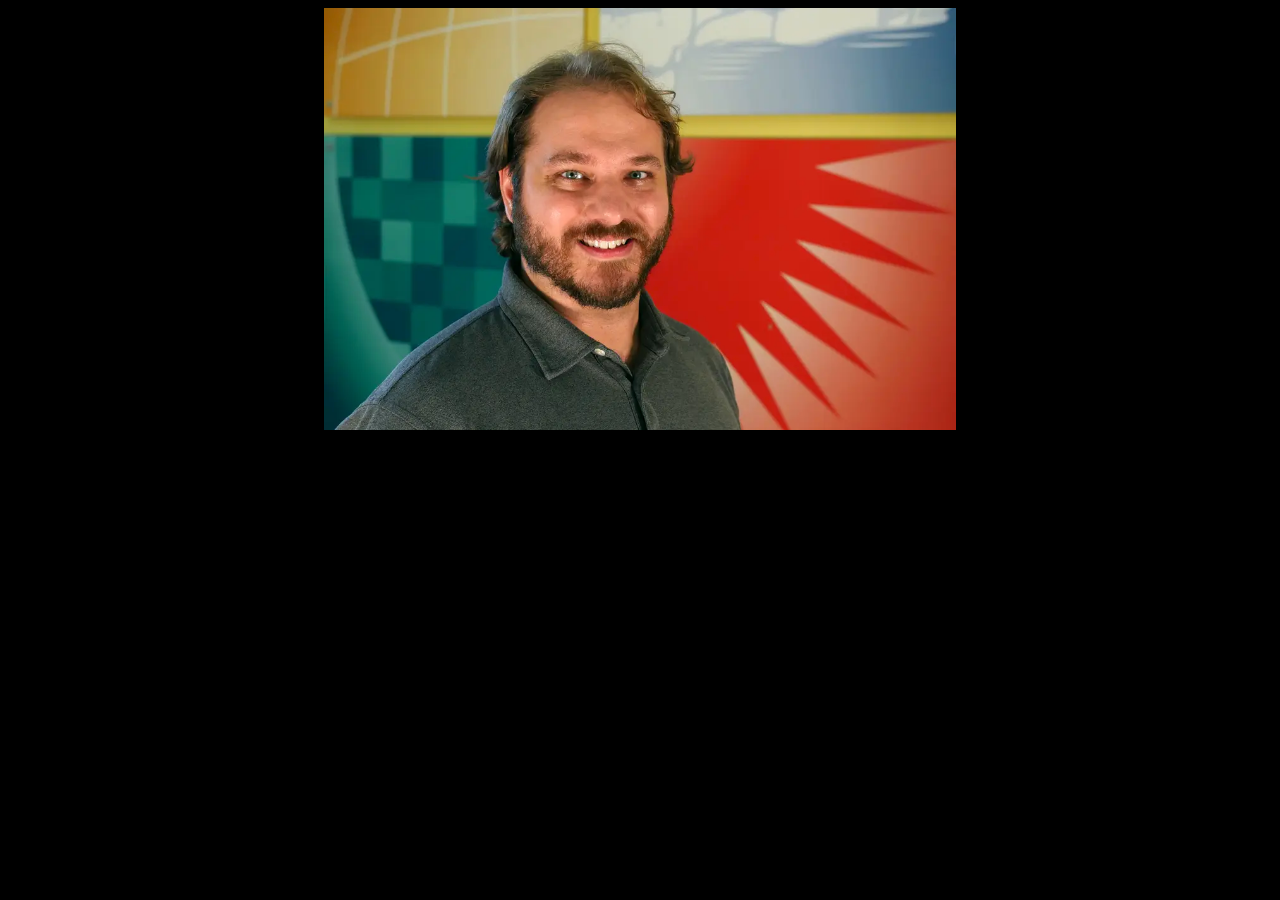
<file: Test.html>
<!DOCTYPE html>
<html lang="en">
<head>
    <meta charset="UTF-8">
    <meta name="viewport" content="width=device-width, initial-scale=1.0">
    <title>SECRET PAGE!!!</title>
    <link rel="stylesheet" href="style/test.css">
</head>
<body>
    <section>
        <img src="images/68b1f6842ef404db6356d79c_img-bio-fast.webp" alt="My Amazing Teacher Mr Fast">
    </section>
    
</body>
</html>
</file>
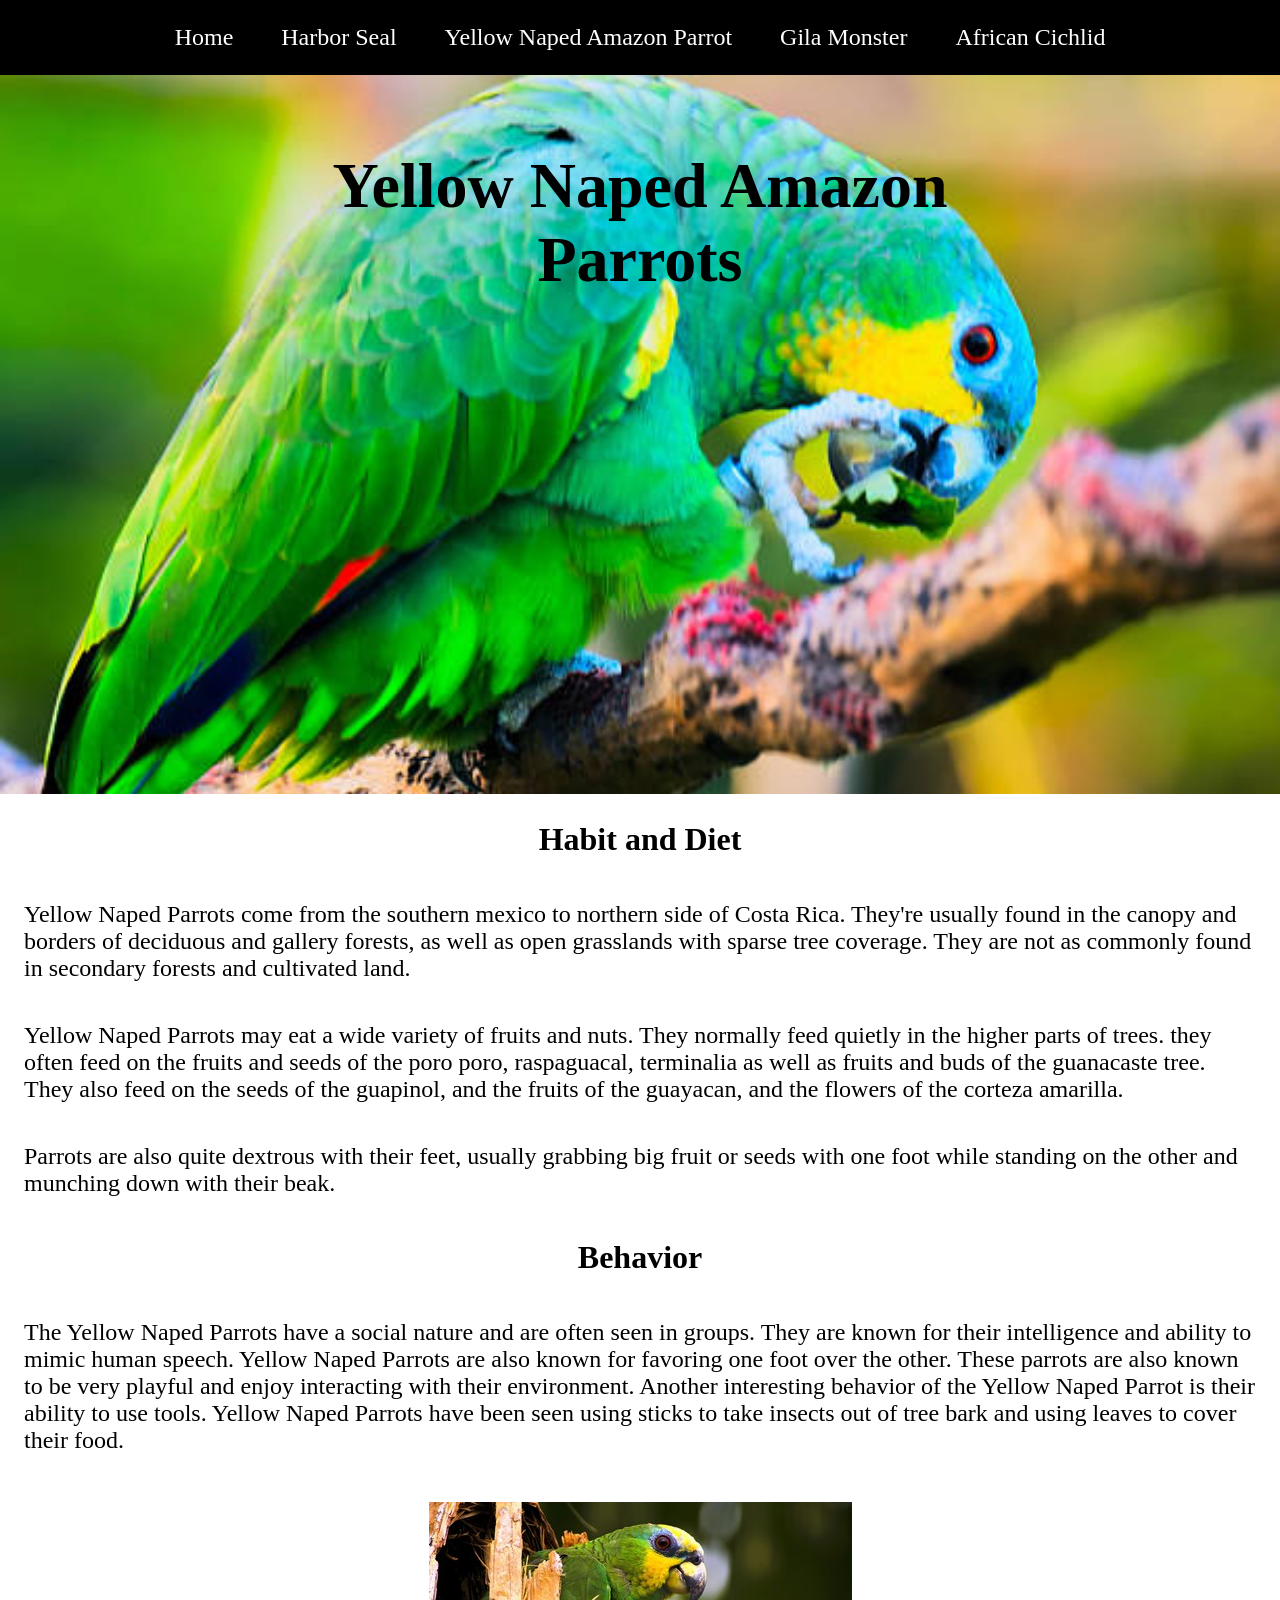
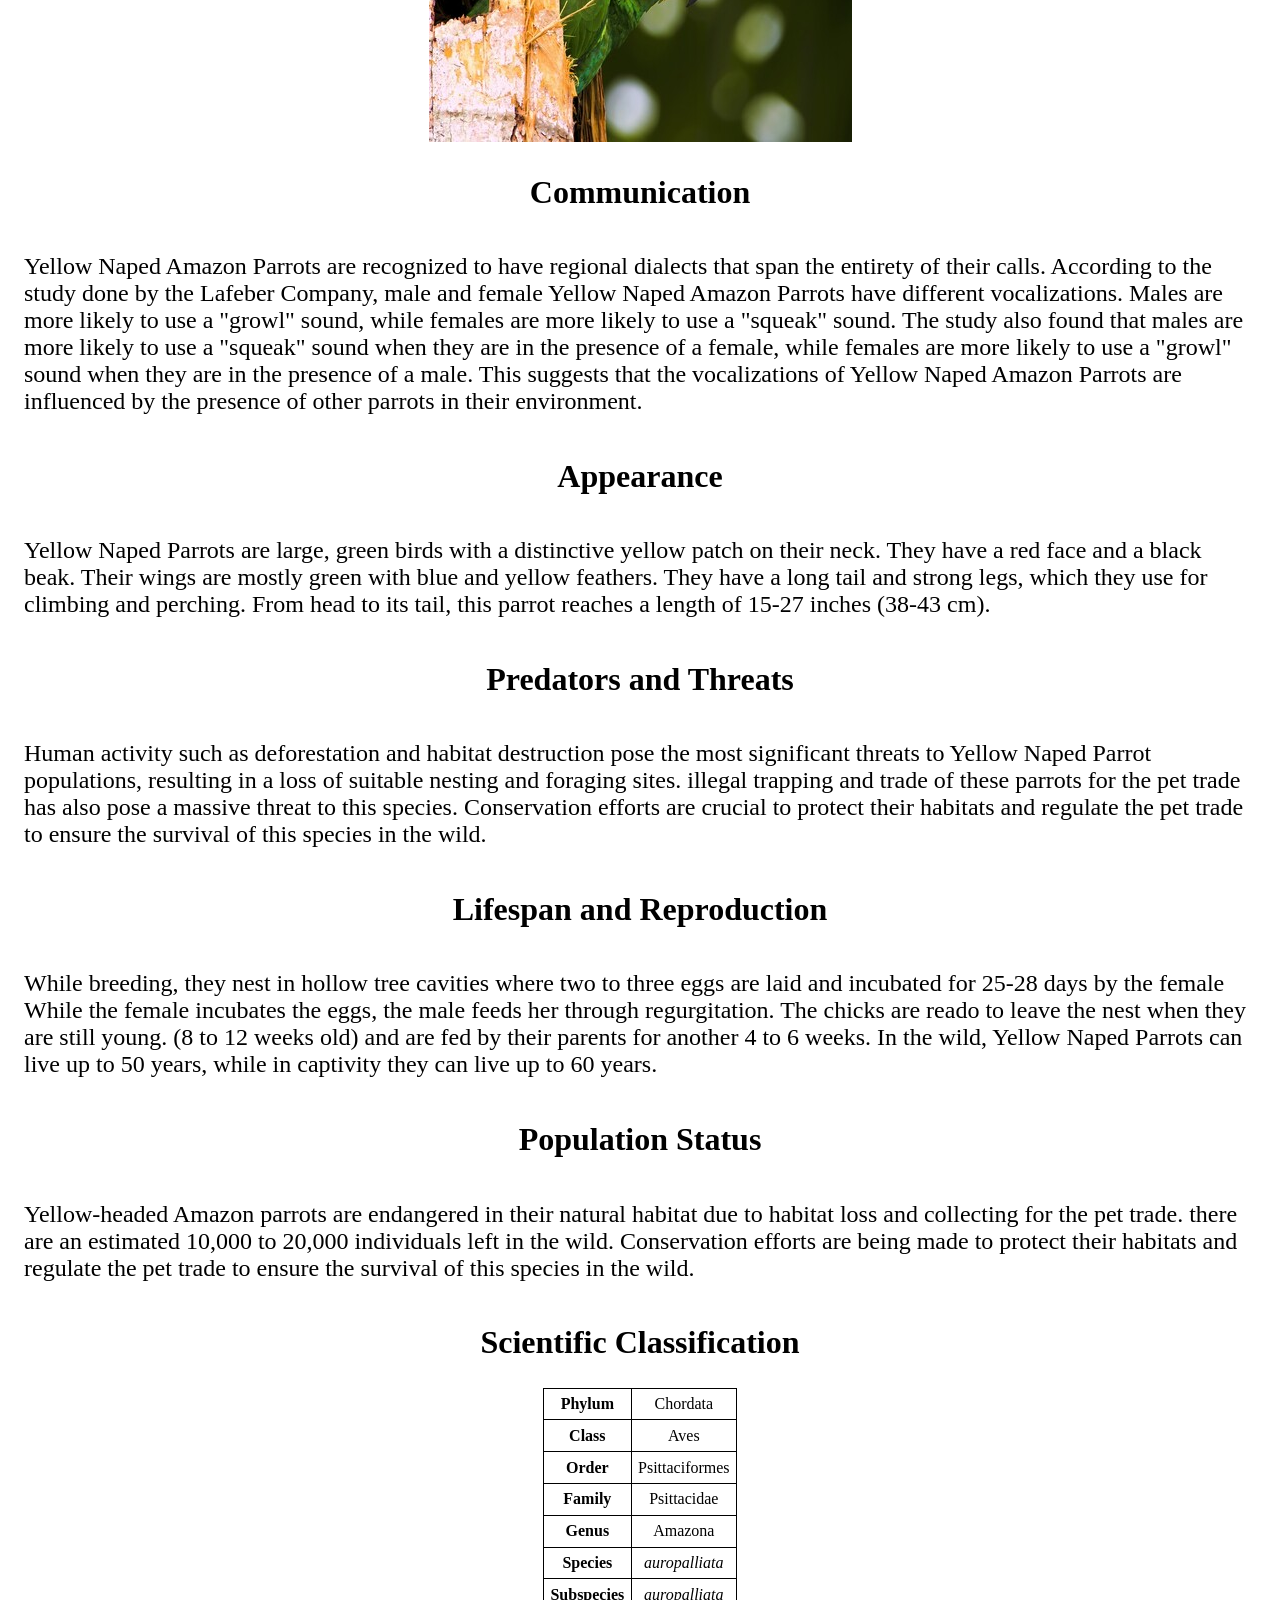
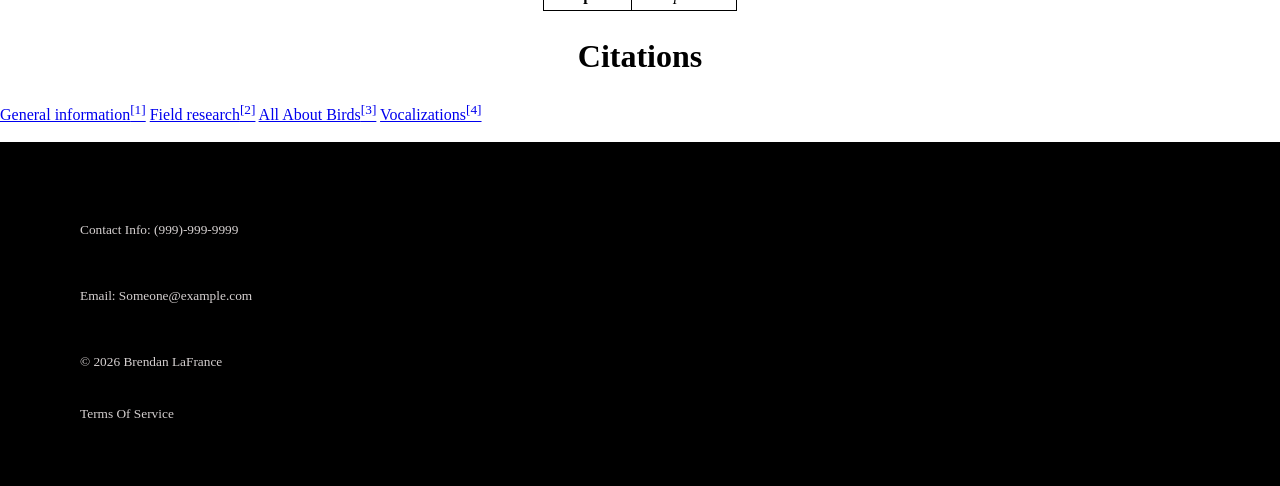
<file: YellowNapedAmazonParrot.html>
<!DOCTYPE html>
<html lang="en">
<head>
    <meta charset="UTF-8">
    <meta name="viewport" content="width=device-width, initial-scale=1.0">
    <title>Yellow Naped Amazon Parrots</title>
    <link rel="stylesheet" href="style/YellowNapedParrot.css">
</head>
<body>
    <header>
        <nav id="main-nav" role="nav">
            <a href="index.html">Home</a>
            <a href="HarborSeal.html">Harbor Seal</a>
            <a href="YellowNapedAmazonParrot.html">Yellow Naped Amazon Parrot</a>
            <a href="GilaMonster.html">Gila Monster</a>
            <a href="AfricanCichlid.html">African Cichlid</a>
        </nav>
        <img src="images/Yellow-Naped-Amazon-Parrot.jpg" alt="Picture of a Yellow Naped Amazon Parrot sitting on a branch eating" id="Yellow-Naped-Parrot-Image">
    </header>
    
    <h1>Yellow Naped Amazon Parrots</h1>
    <section id="Habit-and-Diet">
        <h2>Habit and Diet</h2>
        <p>
            Yellow Naped Parrots come from the southern mexico to northern side of Costa Rica. They're usually found in the
            canopy and borders of deciduous and gallery forests, as well as open grasslands with sparse tree coverage. They are
            not as commonly found in secondary forests and cultivated land.
        </p>
        <p>
            Yellow Naped Parrots may eat a wide variety of fruits and nuts. They normally feed quietly in the higher parts of trees.
            they often feed on the fruits and seeds of the poro poro, raspaguacal, terminalia as well as fruits and buds of the guanacaste tree. 
            They also feed on the seeds of the guapinol, and the fruits of the guayacan, and the flowers of the corteza amarilla.
        </p>
        <p>
            Parrots are also quite dextrous with their feet, usually grabbing big fruit or seeds with one foot while standing on the other and 
            munching down with their beak.
        </p>
    </section>
    <section id="Behavior">
        <h2>Behavior</h2>
        <p>The Yellow Naped Parrots have a social nature and are often seen in groups. They are known for their intelligence and ability to mimic human speech.
            Yellow Naped Parrots are also known for favoring one foot over the other. These parrots are also known to be very playful and enjoy interacting with their environment.
            Another interesting behavior of the Yellow Naped Parrot is their ability to use tools. Yellow Naped Parrots have been seen using sticks to take insects out of tree bark and using
            leaves to cover their food.
        </p>
        <img src="images/Yellow-Naped-Parrot-In-tree.jpg" alt="Picture of a Yellow Naped Amazon Parrot sitting in a tree" id="Yellow-Naped-Parrot-In-tree-Image">
    </section>
    <section id="Communication">
        <h2>Communication</h2>
        <p>
            Yellow Naped Amazon Parrots are recognized to have regional dialects that span the entirety of their calls.
            According to the study done by the Lafeber Company, male and female Yellow Naped Amazon Parrots have different vocalizations.  Males are more likely to use
            a "growl" sound, while females are more likely to use a "squeak" sound.  The study also found that males are more likely to use a "squeak" sound when they are 
            in the presence of a female, while females are more likely to use a "growl" sound when they are in the presence of a male.  
            This suggests that the vocalizations of Yellow Naped Amazon Parrots are influenced by the presence of other parrots in their environment.
        </p>
    </section>
    <section id="Appearance">
        <h2>Appearance</h2>
        <p>
            Yellow Naped Parrots are large, green birds with a distinctive yellow patch on their neck. They have a red face and a black beak. 
            Their wings are mostly green with blue and yellow feathers. They have a long tail and strong legs, which they use for climbing and 
            perching.  From head to its tail, this parrot reaches a length of 15-27 inches (38-43 cm).
        </p>
    </section>
    <section id="Predators-and-Threats">
        <h2>Predators and Threats</h2>
        <p> 
            Human activity such as deforestation and habitat destruction pose the most significant threats to Yellow Naped Parrot populations, resulting in a loss
            of suitable nesting and foraging sites. illegal trapping and trade of these parrots for the pet trade has also pose a massive threat to this species. 
            Conservation efforts are crucial to protect their habitats and regulate the pet trade to ensure the survival of this species in the wild.
        </p>
    </section>
    <section id="lifespan-and-Reproduction">
        <h2>Lifespan and Reproduction</h2>
        <p>
            While breeding, they nest in hollow tree cavities where two to three eggs are laid and incubated for 25-28 days by the female
            While the female incubates the eggs, the male feeds her through regurgitation.  The chicks are reado to leave the nest when they
            are still young. (8 to 12 weeks old) and are fed by their parents for another 4 to 6 weeks.  
            In the wild, Yellow Naped Parrots can live up to 50 years, while in captivity they can live up to 60 years.
        </p>
    </section>
    <section id="Population-Status">
        <h2>Population Status</h2>
        <p>
           Yellow-headed Amazon parrots are endangered in their natural habitat due to habitat loss and collecting for the pet trade.
           there are an estimated 10,000 to 20,000 individuals left in the wild.  Conservation efforts are being made to protect their 
           habitats and regulate the pet trade to ensure the survival of this species in the wild.
        </p>
    </section>
    <section id="Scientific-Classification">
        <h2>Scientific Classification</h2>
        <table id="Scientific-classification-table">
            <tbody>
                <tr>
                    <th><b>Phylum</b></th> <td>Chordata</td>
                </tr>
                <tr>
                    <th><b>Class</b></th> <td>Aves</td>
                </tr>
                <tr>
                    <th><b>Order</b></th> <td>Psittaciformes</td>
                </tr>
                <tr>
                    <th><b>Family</b></th> <td>Psittacidae</td>
                </tr>
                <tr>
                    <th><b>Genus</b></th> <td>Amazona</td>
                </tr>
                <tr>
                    <th><b>Species</b></th> <td><em>auropalliata</em></td>
                </tr>
                <tr>
                    <th><b>Subspecies</b></th>  <td><em>auropalliata</em></td>
                </tr>
            </tbody>
        </table>
    </section>



    <section id="Citations">
        <h2>Citations</h2>
        <a href="https://parrots.org/encyclopedia/yellow-naped-amazon/">General information<sup>[1]</sup></a>
        <a href="https://parrots.org/projects/yellow-naped-amazons-field-research/">Field research<sup>[2]</sup></a>
        <a href="https://toucanrescueranch.org/2021/08/wildlife-catalog-yellow-naped-parrot/">All About Birds<sup>[3]</sup></a>
        <a href="https://lafeber.com/pet-birds/new-study-insights-amazon-parrots-male-female-specific-vocalizations/?srsltid=AU7gw4Xf26QM1JJaOTUHtUwqjbaJ0s4WMYw230fWBBOGOe4svAiyw4ZQ">Vocalizations<sup>[4]</sup></a>
    </section>

    <br>

    <footer>
        <small>Contact Info: (999)-999-9999</small>
        <br>
        <small>Email: Someone@example.com</small>
        <br>
        <small>&copy; 2026 Brendan LaFrance</small>
        <br>
        <a href="TermsOfService.html"><small id="Terms-Of-Service">Terms Of Service</small></a>
    </footer>
</body>
</html>
</file>
<file: style/homepage.css>
body{
    margin: 0;
}

nav#main-nav {
    background-color: black;
    display:flex;
    justify-content: center;
}

h1{
    font-size: 6rem;
}

#main-nav > a{
    color: white;
    display:inline-block;
    padding: 1em;
    font-size: 1.5rem;
    text-decoration: none;
    transition: all ease-in-out 500ms;
}

#main-nav > a:hover{
    background-color: rgba(0, 0, 255, 0.6);
}

section#dossier-cards{
    text-align: center;
}

a.card{
    display:flex;
    justify-content: center;
    align-items: center;    
    height: 25vw;
    width: 40%;
    background-size: cover;
    text-decoration: none;
    color:black;
    font-size: 3rem;
}


.flex{
    display:flex;
    flex-flow: row wrap;
    width: 80vw;
    margin: 0 auto;
    justify-content: space-between;
    gap: 2rem;
}

.card .content{
    opacity: 0;
    background-color: rgba(255,255,255,0.44);
    height: 100%;
    width: 100%;
    display: flex;
    flex-flow: column nowrap;
    justify-content: center;
    transition: all ease 500ms;
    overflow: hidden; 
    text-overflow: ellipsis;
}  

.card:hover .content{
    opacity:1;
}

.card.Seal{
    background-image: url("../images/Harbor_Seal.jpg");
    border: 0.5rem solid black;
}

.card.parrot{
    background-image: url("../images/Yellow-Naped-Amazon-Parrot.jpg");
    border: 0.5rem solid black;
}

.card.GilaMonster {
    background-image: url("../images/Gila-Monster.jpg");
    border: 0.5rem solid black;
}

.card.African-Cichlid{
    background-image: url("../images/African-Cichlid.jpg");
    border: 0.5rem solid black;
}

footer{
    display: block;
    color: rgb(213, 208, 208);
    background-color: black;
    padding: 4rem;
    margin-top: 1rem;
}

footer > small{
    display:block;
    padding: 1rem;
}

footer > a{
    text-decoration: none;
    color: rgb(213, 208, 208);
    padding: 1rem;
}

footer > a > small#Terms-Of-Service:hover{
    color:white;
    cursor: pointer;
}
</file>
<file: style/AfricanCichlid.css>
body {
    margin:0;
}

nav#main-nav {
    background-color: black;
    display:flex;
    justify-content: center;
}

#main-nav > a{
    color: white;
    display:inline-block;
    padding: 1em;
    font-size: 1.5rem;
    text-decoration: none;
    transition: all ease-in-out 500ms;
}

#main-nav > a:hover{
    background-color: rgba(0, 0, 255, 0.6);
}

header > img#AfricanCichlid{
    display:block;
    margin: 0 auto;
    width: 100%;
}

section {
    margin: 0.5rem;
}

section > h3{
    text-align: center;
    font-size: 2rem;
}

header > h1{
    text-align: center;
    display: flex;
    position: absolute;
    top:20%;
    left: 50%;
    transform: translate(-50%, -50%);
    font-size: 4rem;
    height: 5vh;
}
header > img{
    width: 100%;
}

h1{
    color: white;
}

header > h1:hover{
    cursor: default;
}

p {
    font-size: 1.5rem;
    margin: 0.5rem auto;
}

h2{
    font-size: 2rem;
    margin-top: 2rem;
}
ul{
    font-size: 1.5rem;
}

section#Kingdom > table#Scientific-Classification {
    margin: 1rem auto;
    border-collapse: collapse;
    border: 1px solid black;
}

section#Kingdom > table#Scientific-Classification > tbody > tr > th, td{
    border: 1px solid black;
    font-size: 1.5rem;
}

section#Location > img#GilaMonsterRange {
    text-align: center;
    width: 50%;
}


footer{
    display: block;
    color: rgb(213, 208, 208);
    background-color: black;
    padding: 4rem;
}

footer > small{
    display:block;
    padding: 1rem;
}

footer > a{
    text-decoration: none;
    color: rgb(213, 208, 208);
    padding: 1rem;
}

footer > a > small#Terms-Of-Service:hover{
    color:white;
    cursor: pointer;
}
</file>
<file: style/GilaMonster.css>
body {
    margin: 0;
}

nav#main-nav {
    background-color: black;
    display: flex;
    justify-content: center;
}

nav#main-nav > a {
    color: white;
    display: inline-block;
    padding: 1em;
    font-size: 1.5rem;
    text-decoration: none;
    transition: all ease-in-out 500ms;
}

nav#main-nav > a:hover {
    background-color: rgba(0, 0, 255, 0.6);
}

header > img#GilaMonster {
    width: 100%;
}

h1 {
    display: flex;
    justify-content: center;
    align-items: center;
    font-size: 4rem;
    position: absolute;
    top:10%;
    left: 50%;
    transform: translate(-50%,-50%);
    color: orange;
}

h1:hover{
    cursor: default;
}

h2{
    text-align: center;
}

img#GilaMonsterRange{
    display: block;
    margin: auto;
}

section#Kingdom > table#Scientific-Classification {
    margin: 1rem auto;
    border-collapse: collapse;
    border: 1px solid black;
}

section#Kingdom > table#Scientific-Classification > tbody > tr > th, td{
    border: 1px solid black;
    font-size: 1.5rem;
}

section#Location > img#GilaMonsterRange {
    text-align: center;
    width: 50%;
}

p{
    margin: 2rem;
    padding: 0.5rem;
    font-size: 1.5rem;
}

h2{
    font-size:2.5rem;
}

footer{
    display: block;
    color: rgb(213, 208, 208);
    background-color: black;
    padding: 4rem;
}

footer > small{
    display:block;
    padding: 1rem;
}

footer > a{
    text-decoration: none;
    color: rgb(213, 208, 208);
    padding: 1rem;
}

footer > a > small#Terms-Of-Service:hover{
    color:white;
    cursor: pointer;
}
</file>
<file: style/TermsOfService.css>
body{
    margin: 0;
}

h1{
    text-align: center;
    font-size: 3.5rem;
}
p{
    margin-left: 2rem;
    margin-right: 2rem;
    font-size: 1.5rem;
}

h2{
    text-align: center;
    font-size: 2rem;
    margin-top: 4rem;
}

footer{
    display: block;
    color: rgb(213, 208, 208);
    background-color: black;
    padding: 4rem;
}

footer > small{
    display:block;
    padding: 1rem;
}

footer > a{
    text-decoration: none;
    color: rgb(213, 208, 208);
    padding: 1rem;
}

footer > a > small#Terms-Of-Service:hover{
    color:white;
    cursor: pointer;
}

a#SECRET{
    text-decoration: none;
    color:black;
}
</file>
<file: style/test.css>
body{
    background:black;
}

img{
    display:block;
    margin: auto;
    width: 50%;
}
section{
    display:flex;
    justify-content: center;
    align-items: center;
    margin-top: 50vw auto;
}
</file>
<file: style/YellowNapedParrot.css>
body {
    margin: 0;
}

nav#main-nav {
    background-color: black;
    display: flex;
    justify-content: center;
}

nav#main-nav > a {
    color: white;
    display: inline-block;
    padding: 1em;
    font-size: 1.5rem;
    text-decoration: none;
    transition: all ease-in-out 500ms;
}
nav#main-nav > a:hover {
    background-color: rgba(0,0,255,0.6);
}

header > img#Yellow-Naped-Parrot-Image {
    display: block;
    width: 100%;
}

h1 {
    text-align: center;
    display: flex;
    position: absolute;
    top: 20%;
    left: 50%;
    transform: translate(-50%, -50%);
    font-size: 4rem;
}
h1:hover {
    cursor: default;
}

section#Behavior > img#Yellow-Naped-Parrot-In-tree-Image {
    display: block;
    margin: 2rem auto;
}

section > h2 {
    text-align: center;
    font-size: 2rem;
}

section > p {
    font-size: 1.5rem;
    margin: 0.5rem;
    padding: 1rem;
}

section#Scientific-Classification > table{
    margin: 1rem auto;
    border-collapse: collapse;
}

section#Scientific-Classification > table > tbody > tr > th, td {
    text-align: center;
    border: 1px solid black;
    padding: 0.4rem;
}


footer{
    display: block;
    color: rgb(213, 208, 208);
    background-color: black;
    padding: 4rem;
}

footer > small{
    display:block;
    padding: 1rem;
}

footer > a{
    text-decoration: none;
    color: rgb(213, 208, 208);
    padding: 1rem;
}

footer > a > small#Terms-Of-Service:hover{
    color:white;
    cursor: pointer;
}
</file>
